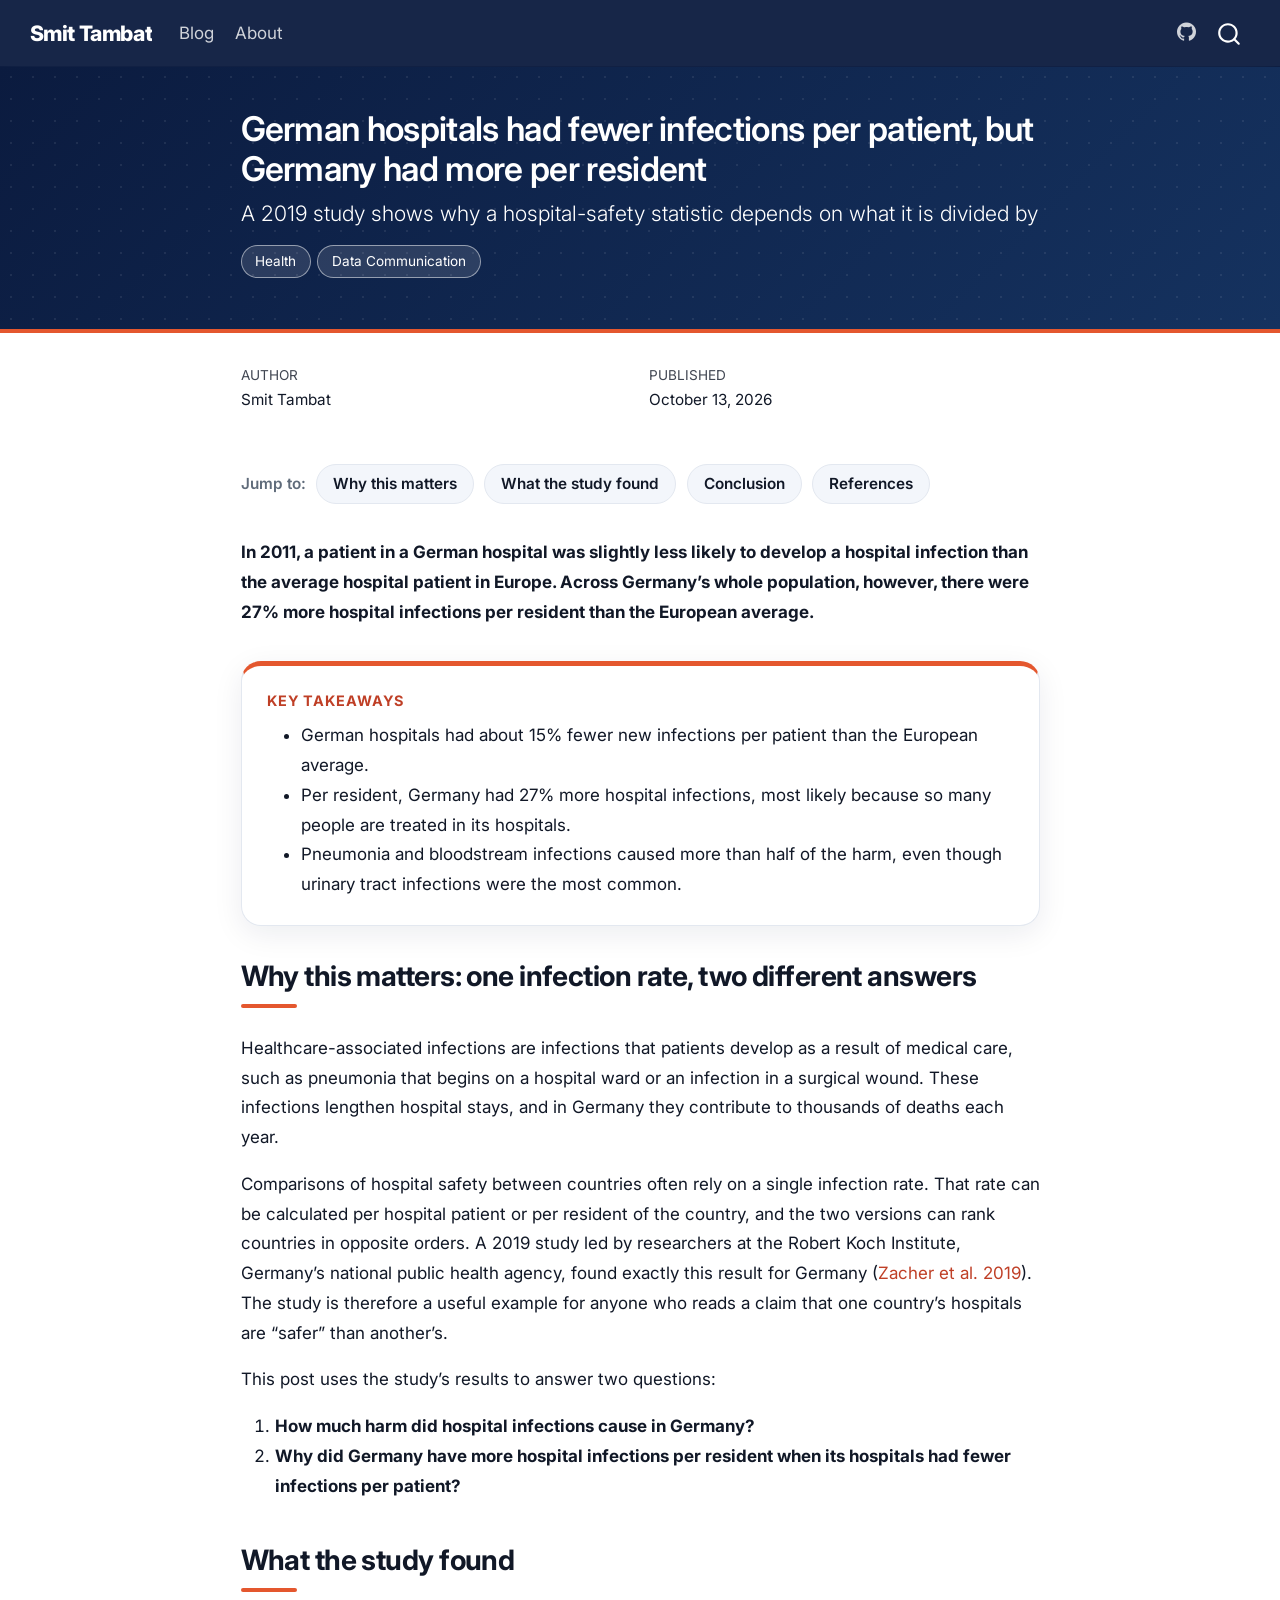
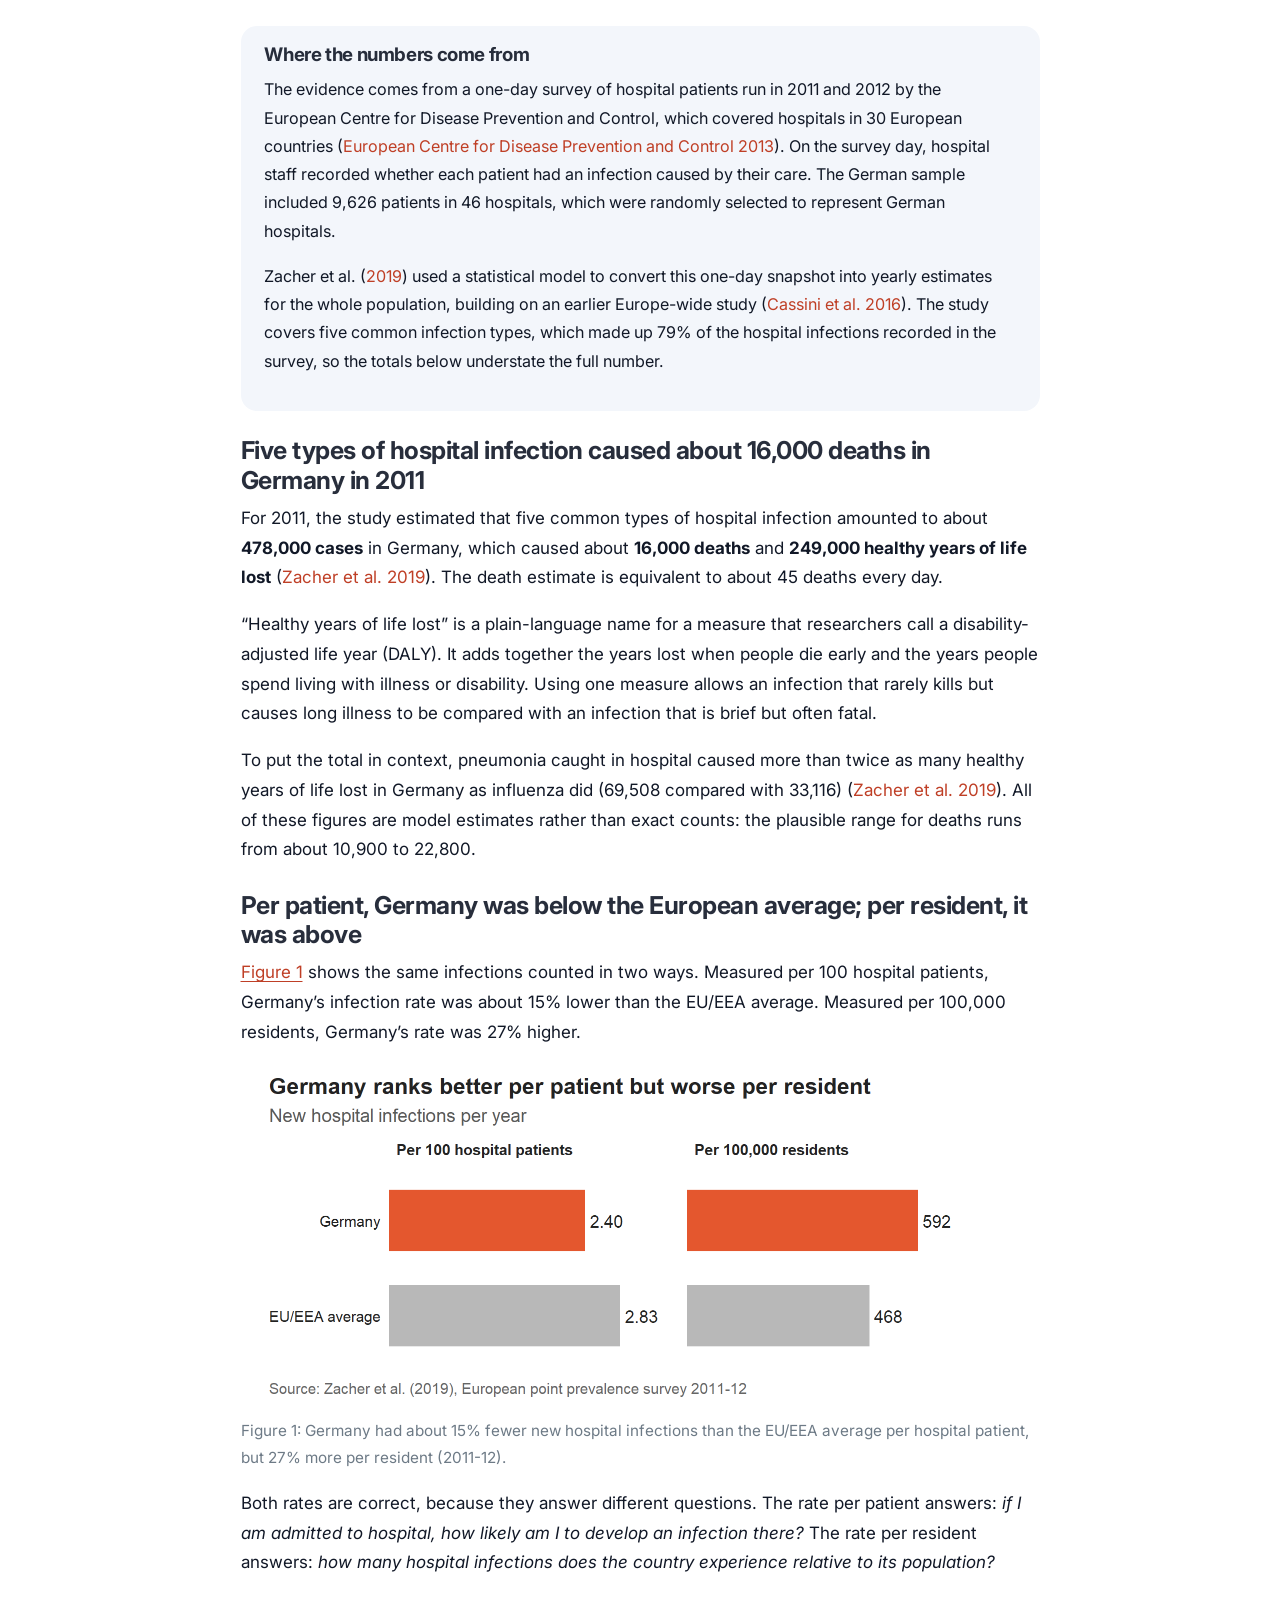
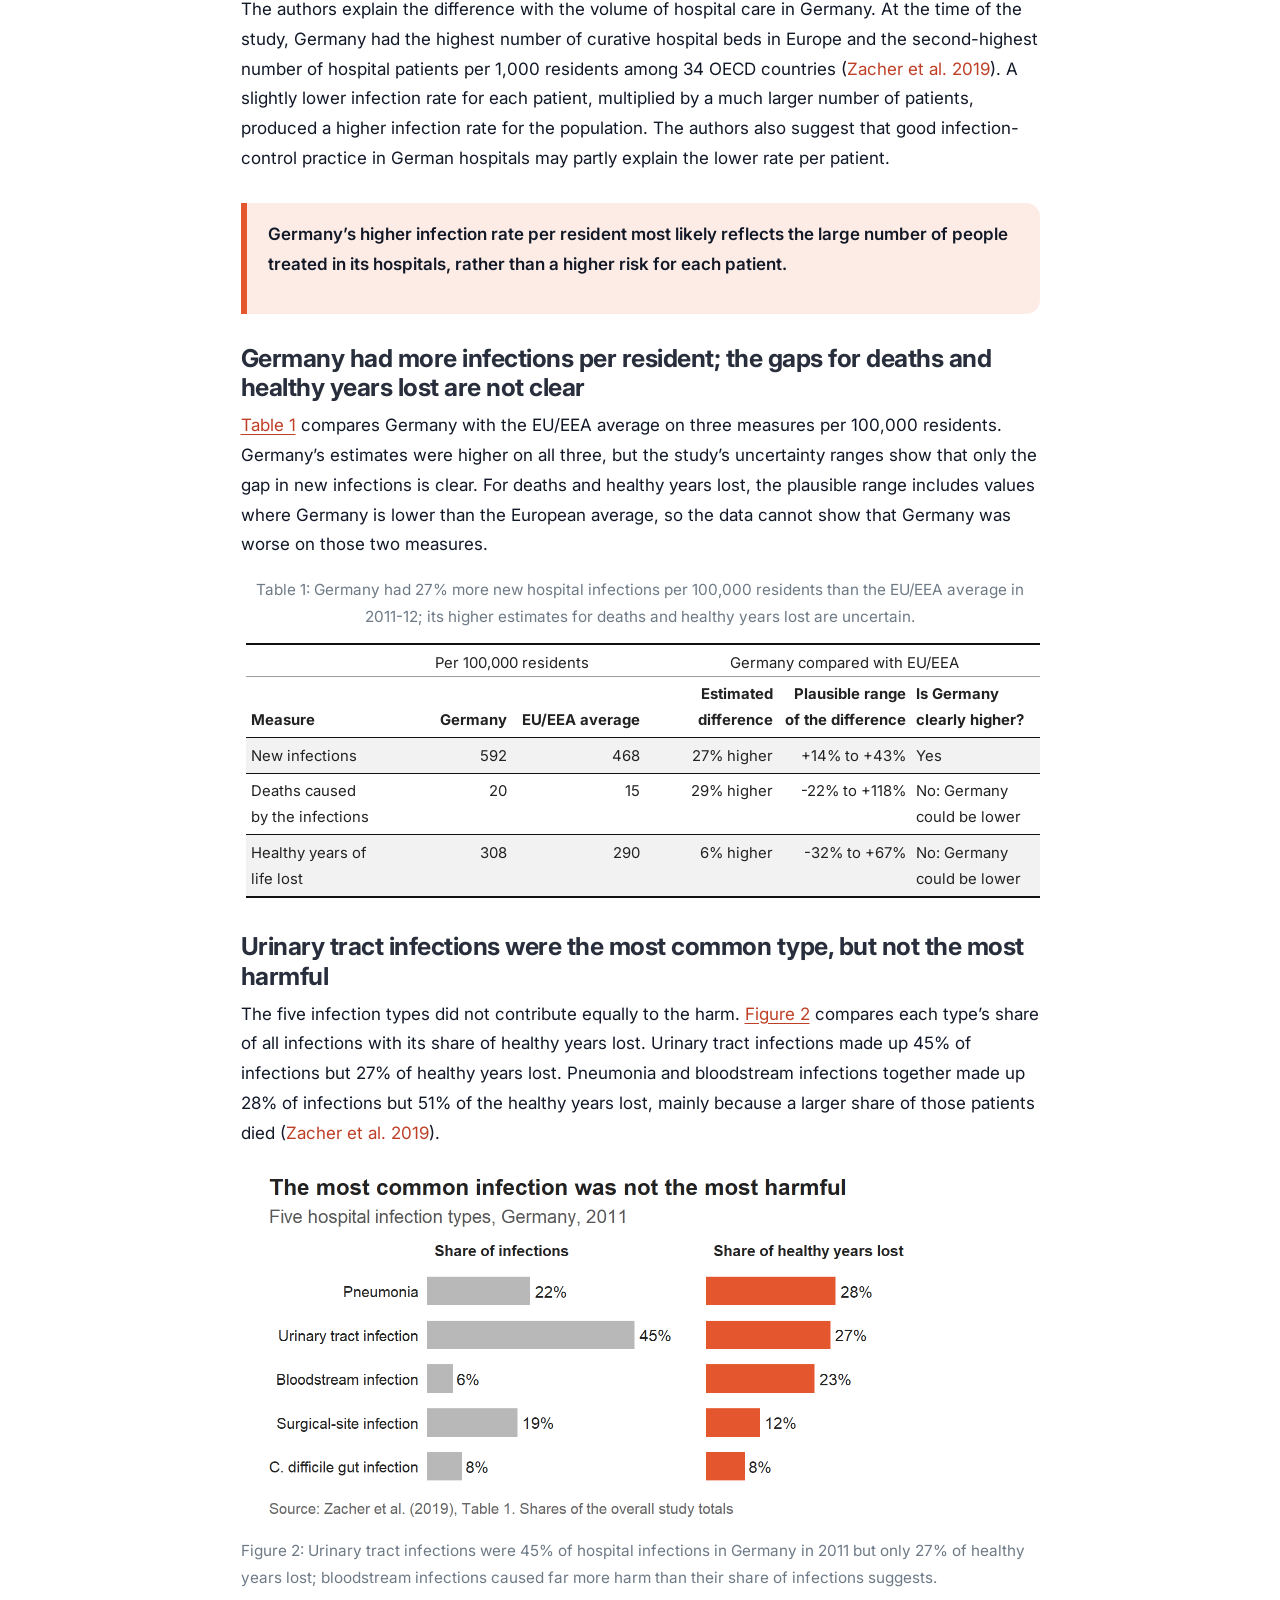
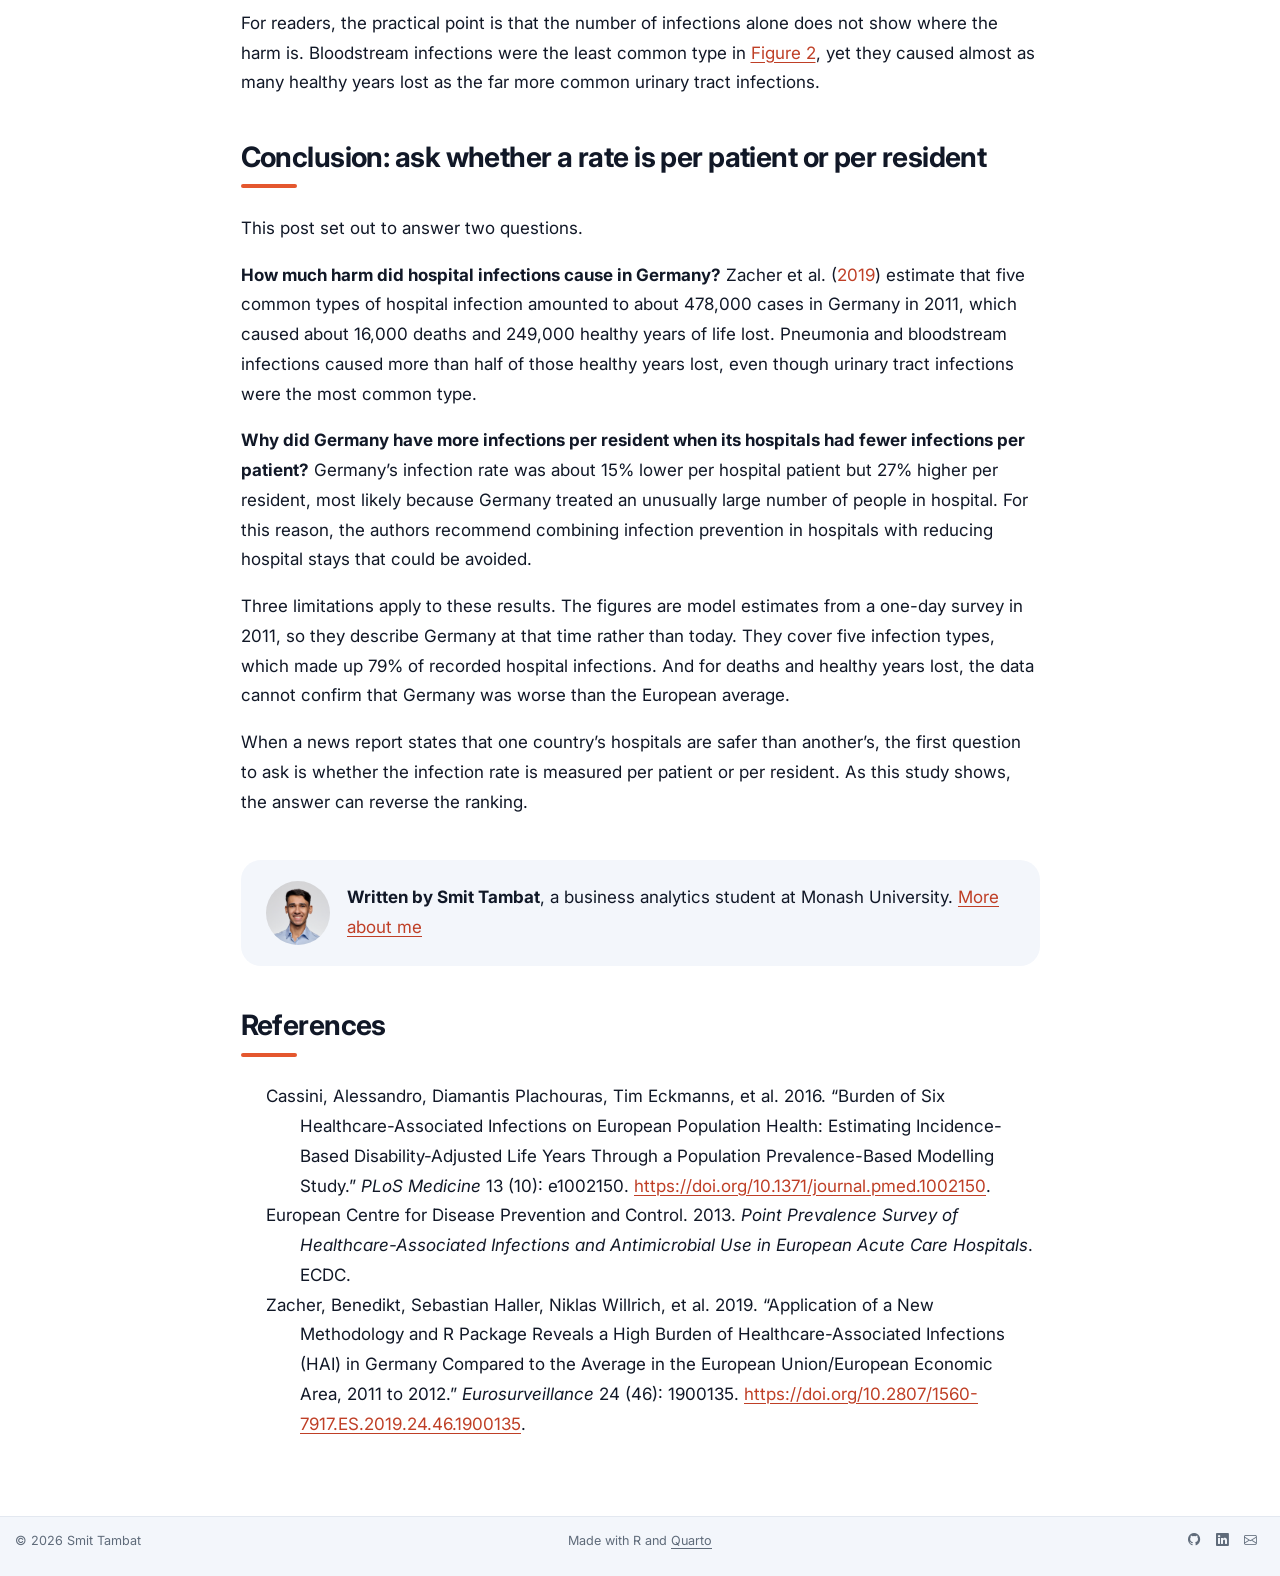
<file: docs/posts/hai-germany/index.html>
<!DOCTYPE html>
<html xmlns="http://www.w3.org/1999/xhtml" lang="en" xml:lang="en"><head>

<meta charset="utf-8">
<meta name="generator" content="quarto-1.9.31">

<meta name="viewport" content="width=device-width, initial-scale=1.0, user-scalable=yes">

<meta name="author" content="Smit Tambat">
<meta name="dcterms.date" content="2026-10-13">

<title>German hospitals had fewer infections per patient, but Germany had more per resident</title>
<style>
/* Default styles provided by pandoc.
** See https://pandoc.org/MANUAL.html#variables-for-html for config info.
*/
code{white-space: pre-wrap;}
span.smallcaps{font-variant: small-caps;}
div.columns{display: flex; gap: min(4vw, 1.5em);}
div.column{flex: auto; overflow-x: auto;}
div.hanging-indent{margin-left: 1.5em; text-indent: -1.5em;}
ul.task-list{list-style: none;}
ul.task-list li input[type="checkbox"] {
  width: 0.8em;
  margin: 0 0.8em 0.2em -1em; /* quarto-specific, see https://github.com/quarto-dev/quarto-cli/issues/4556 */ 
  vertical-align: middle;
}
/* CSS for citations */
div.csl-bib-body { }
div.csl-entry {
  clear: both;
}
.hanging-indent div.csl-entry {
  margin-left:2em;
  text-indent:-2em;
}
div.csl-left-margin {
  min-width:2em;
  float:left;
}
div.csl-right-inline {
  margin-left:2em;
  padding-left:1em;
}
div.csl-indent {
  margin-left: 2em;
}</style>


<script src="../../site_libs/quarto-nav/quarto-nav.js"></script>
<script src="../../site_libs/quarto-nav/headroom.min.js"></script>
<script src="../../site_libs/clipboard/clipboard.min.js"></script>
<script src="../../site_libs/quarto-search/autocomplete.umd.js"></script>
<script src="../../site_libs/quarto-search/fuse.min.js"></script>
<script src="../../site_libs/quarto-search/quarto-search.js"></script>
<meta name="quarto:offset" content="../../">
<script src="../../site_libs/quarto-html/quarto.js" type="module"></script>
<script src="../../site_libs/quarto-html/tabsets/tabsets.js" type="module"></script>
<script src="../../site_libs/quarto-html/popper.min.js"></script>
<script src="../../site_libs/quarto-html/tippy.umd.min.js"></script>
<script src="../../site_libs/quarto-html/anchor.min.js"></script>
<link href="../../site_libs/quarto-html/tippy.css" rel="stylesheet">
<link href="../../site_libs/quarto-html/quarto-syntax-highlighting-7c69b197886ae2a34062761d21e44731.css" rel="stylesheet" id="quarto-text-highlighting-styles">
<script src="../../site_libs/bootstrap/bootstrap.min.js"></script>
<link href="../../site_libs/bootstrap/bootstrap-icons.css" rel="stylesheet">
<link href="../../site_libs/bootstrap/bootstrap-9e49ac3822fed6fd882019c8cfb1ea48.min.css" rel="stylesheet" append-hash="true" id="quarto-bootstrap" data-mode="light">
<script id="quarto-search-options" type="application/json">{
  "location": "navbar",
  "copy-button": false,
  "collapse-after": 3,
  "panel-placement": "end",
  "type": "overlay",
  "limit": 50,
  "keyboard-shortcut": [
    "f",
    "/",
    "s"
  ],
  "show-item-context": false,
  "language": {
    "search-no-results-text": "No results",
    "search-matching-documents-text": "matching documents",
    "search-copy-link-title": "Copy link to search",
    "search-hide-matches-text": "Hide additional matches",
    "search-more-match-text": "more match in this document",
    "search-more-matches-text": "more matches in this document",
    "search-clear-button-title": "Clear",
    "search-text-placeholder": "",
    "search-detached-cancel-button-title": "Cancel",
    "search-submit-button-title": "Submit",
    "search-label": "Search"
  }
}</script>
<style>html{ scroll-behavior: smooth; }</style>
<script src="../../site_libs/kePrint-0.0.1/kePrint.js"></script>

<link href="../../site_libs/lightable-0.0.1/lightable.css" rel="stylesheet">



<link rel="stylesheet" href="../../styles.css">
</head>

<body class="nav-fixed fullcontent quarto-light">

<div id="quarto-search-results"></div>
  <header id="quarto-header" class="headroom fixed-top quarto-banner">
    <nav class="navbar navbar-expand-lg " data-bs-theme="dark">
      <div class="navbar-container container-fluid">
      <div class="navbar-brand-container mx-auto">
    <a class="navbar-brand" href="../../index.html">
    <span class="navbar-title">Smit Tambat</span>
    </a>
  </div>
            <div id="quarto-search" class="" title="Search"></div>
          <button class="navbar-toggler" type="button" data-bs-toggle="collapse" data-bs-target="#navbarCollapse" aria-controls="navbarCollapse" role="menu" aria-expanded="false" aria-label="Toggle navigation" onclick="if (window.quartoToggleHeadroom) { window.quartoToggleHeadroom(); }">
  <span class="navbar-toggler-icon"></span>
</button>
          <div class="collapse navbar-collapse" id="navbarCollapse">
            <ul class="navbar-nav navbar-nav-scroll me-auto">
  <li class="nav-item">
    <a class="nav-link" href="../../index.html"> 
<span class="menu-text">Blog</span></a>
  </li>  
  <li class="nav-item">
    <a class="nav-link" href="../../about.html"> 
<span class="menu-text">About</span></a>
  </li>  
</ul>
            <ul class="navbar-nav navbar-nav-scroll ms-auto">
  <li class="nav-item compact">
    <a class="nav-link" href="https://github.com/tambatsmit"> <i class="bi bi-github" role="img" aria-label="Smit Tambat on GitHub">
</i> 
<span class="menu-text"></span></a>
  </li>  
</ul>
          </div> <!-- /navcollapse -->
            <div class="quarto-navbar-tools">
</div>
      </div> <!-- /container-fluid -->
    </nav>
</header>
<!-- content -->
<header id="title-block-header" class="quarto-title-block default page-columns page-full">
  <div class="quarto-title-banner page-columns page-full">
    <div class="quarto-title column-body">
      <h1 class="title">German hospitals had fewer infections per patient, but Germany had more per resident</h1>
            <p class="subtitle lead">A 2019 study shows why a hospital-safety statistic depends on what it is divided by</p>
                                <div class="quarto-categories">
                <div class="quarto-category">Health</div>
                <div class="quarto-category">Data Communication</div>
              </div>
                  </div>
  </div>
    
  
  <div class="quarto-title-meta">

      <div>
      <div class="quarto-title-meta-heading">Author</div>
      <div class="quarto-title-meta-contents">
               <p>Smit Tambat </p>
            </div>
    </div>
      
      <div>
      <div class="quarto-title-meta-heading">Published</div>
      <div class="quarto-title-meta-contents">
        <p class="date">October 13, 2026</p>
      </div>
    </div>
    
      
    </div>
    
  
  </header><div id="quarto-content" class="quarto-container page-columns page-rows-contents page-layout-article page-navbar">
<!-- sidebar -->
<!-- margin-sidebar -->
    
<!-- main -->
<main class="content quarto-banner-title-block" id="quarto-document-content">





<div class="jump-links">
<p><span class="jump-label">Jump to:</span> <a href="#why-this-matters">Why this matters</a> <a href="#what-the-study-found">What the study found</a> <a href="#conclusion">Conclusion</a> <a href="#references">References</a></p>
</div>
<p><strong>In 2011, a patient in a German hospital was slightly less likely to develop a hospital infection than the average hospital patient in Europe. Across Germany’s whole population, however, there were 27% more hospital infections per resident than the European average.</strong></p>
<div class="takeaways">
<p>Key takeaways</p>
<ul>
<li>German hospitals had about 15% fewer new infections per patient than the European average.</li>
<li>Per resident, Germany had 27% more hospital infections, most likely because so many people are treated in its hospitals.</li>
<li>Pneumonia and bloodstream infections caused more than half of the harm, even though urinary tract infections were the most common.</li>
</ul>
</div>
<section id="why-this-matters" class="level2">
<h2 class="anchored" data-anchor-id="why-this-matters">Why this matters: one infection rate, two different answers</h2>
<p>Healthcare-associated infections are infections that patients develop as a result of medical care, such as pneumonia that begins on a hospital ward or an infection in a surgical wound. These infections lengthen hospital stays, and in Germany they contribute to thousands of deaths each year.</p>
<p>Comparisons of hospital safety between countries often rely on a single infection rate. That rate can be calculated per hospital patient or per resident of the country, and the two versions can rank countries in opposite orders. A 2019 study led by researchers at the Robert Koch Institute, Germany’s national public health agency, found exactly this result for Germany <span class="citation" data-cites="zacher2019">(<a href="#ref-zacher2019" role="doc-biblioref">Zacher et al. 2019</a>)</span>. The study is therefore a useful example for anyone who reads a claim that one country’s hospitals are “safer” than another’s.</p>
<p>This post uses the study’s results to answer two questions:</p>
<ol type="1">
<li><strong>How much harm did hospital infections cause in Germany?</strong></li>
<li><strong>Why did Germany have more hospital infections per resident when its hospitals had fewer infections per patient?</strong></li>
</ol>
</section>
<section id="what-the-study-found" class="level2">
<h2 class="anchored" data-anchor-id="what-the-study-found">What the study found</h2>
<section id="where-the-numbers-come-from" class="level3 methods-note">
<h3 class="anchored" data-anchor-id="where-the-numbers-come-from">Where the numbers come from</h3>
<p>The evidence comes from a one-day survey of hospital patients run in 2011 and 2012 by the European Centre for Disease Prevention and Control, which covered hospitals in 30 European countries <span class="citation" data-cites="ecdc2013">(<a href="#ref-ecdc2013" role="doc-biblioref">European Centre for Disease Prevention and Control 2013</a>)</span>. On the survey day, hospital staff recorded whether each patient had an infection caused by their care. The German sample included 9,626 patients in 46 hospitals, which were randomly selected to represent German hospitals.</p>
<p>Zacher et al. <span class="citation" data-cites="zacher2019">(<a href="#ref-zacher2019" role="doc-biblioref">2019</a>)</span> used a statistical model to convert this one-day snapshot into yearly estimates for the whole population, building on an earlier Europe-wide study <span class="citation" data-cites="cassini2016">(<a href="#ref-cassini2016" role="doc-biblioref"><span class="nocase">Cassini et al.</span> 2016</a>)</span>. The study covers five common infection types, which made up 79% of the hospital infections recorded in the survey, so the totals below understate the full number.</p>
</section>
<section id="five-types-of-hospital-infection-caused-about-16000-deaths-in-germany-in-2011" class="level3">
<h3 class="anchored" data-anchor-id="five-types-of-hospital-infection-caused-about-16000-deaths-in-germany-in-2011">Five types of hospital infection caused about 16,000 deaths in Germany in 2011</h3>
<p>For 2011, the study estimated that five common types of hospital infection amounted to about <strong>478,000 cases</strong> in Germany, which caused about <strong>16,000 deaths</strong> and <strong>249,000 healthy years of life lost</strong> <span class="citation" data-cites="zacher2019">(<a href="#ref-zacher2019" role="doc-biblioref">Zacher et al. 2019</a>)</span>. The death estimate is equivalent to about 45 deaths every day.</p>
<p>“Healthy years of life lost” is a plain-language name for a measure that researchers call a disability-adjusted life year (DALY). It adds together the years lost when people die early and the years people spend living with illness or disability. Using one measure allows an infection that rarely kills but causes long illness to be compared with an infection that is brief but often fatal.</p>
<p>To put the total in context, pneumonia caught in hospital caused more than twice as many healthy years of life lost in Germany as influenza did (69,508 compared with 33,116) <span class="citation" data-cites="zacher2019">(<a href="#ref-zacher2019" role="doc-biblioref">Zacher et al. 2019</a>)</span>. All of these figures are model estimates rather than exact counts: the plausible range for deaths runs from about 10,900 to 22,800.</p>
</section>
<section id="per-patient-germany-was-below-the-european-average-per-resident-it-was-above" class="level3">
<h3 class="anchored" data-anchor-id="per-patient-germany-was-below-the-european-average-per-resident-it-was-above">Per patient, Germany was below the European average; per resident, it was above</h3>
<p><a href="#fig-flip" class="quarto-xref">Figure&nbsp;1</a> shows the same infections counted in two ways. Measured per 100 hospital patients, Germany’s infection rate was about 15% lower than the EU/EEA average. Measured per 100,000 residents, Germany’s rate was 27% higher.</p>
<div class="cell">
<div class="cell-output-display">
<div id="fig-flip" class="quarto-float quarto-figure quarto-figure-center anchored" alt="Two bar charts side by side. Left panel, new hospital infections per 100 hospital patients: Germany 2.40, EU/EEA average 2.83. Right panel, new hospital infections per 100,000 residents: Germany 592, EU/EEA average 468. Germany's bars are orange and the EU/EEA bars are grey.">
<figure class="quarto-float quarto-float-fig figure">
<div aria-describedby="fig-flip-caption-0ceaefa1-69ba-4598-a22c-09a6ac19f8ca">
<img src="index_files/figure-html/fig-flip-1.png" class="img-fluid figure-img" alt="Two bar charts side by side. Left panel, new hospital infections per 100 hospital patients: Germany 2.40, EU/EEA average 2.83. Right panel, new hospital infections per 100,000 residents: Germany 592, EU/EEA average 468. Germany's bars are orange and the EU/EEA bars are grey." width="768">
</div>
<figcaption class="quarto-float-caption-bottom quarto-float-caption quarto-float-fig" id="fig-flip-caption-0ceaefa1-69ba-4598-a22c-09a6ac19f8ca">
Figure&nbsp;1: Germany had about 15% fewer new hospital infections than the EU/EEA average per hospital patient, but 27% more per resident (2011-12).
</figcaption>
</figure>
</div>
</div>
</div>
<p>Both rates are correct, because they answer different questions. The rate per patient answers: <em>if I am admitted to hospital, how likely am I to develop an infection there?</em> The rate per resident answers: <em>how many hospital infections does the country experience relative to its population?</em></p>
<p>The authors explain the difference with the volume of hospital care in Germany. At the time of the study, Germany had the highest number of curative hospital beds in Europe and the second-highest number of hospital patients per 1,000 residents among 34 OECD countries <span class="citation" data-cites="zacher2019">(<a href="#ref-zacher2019" role="doc-biblioref">Zacher et al. 2019</a>)</span>. A slightly lower infection rate for each patient, multiplied by a much larger number of patients, produced a higher infection rate for the population. The authors also suggest that good infection-control practice in German hospitals may partly explain the lower rate per patient.</p>
<div class="finding">
<p>Germany’s higher infection rate per resident most likely reflects the large number of people treated in its hospitals, rather than a higher risk for each patient.</p>
</div>
</section>
<section id="germany-had-more-infections-per-resident-the-gaps-for-deaths-and-healthy-years-lost-are-not-clear" class="level3">
<h3 class="anchored" data-anchor-id="germany-had-more-infections-per-resident-the-gaps-for-deaths-and-healthy-years-lost-are-not-clear">Germany had more infections per resident; the gaps for deaths and healthy years lost are not clear</h3>
<p><a href="#tbl-burden" class="quarto-xref">Table&nbsp;1</a> compares Germany with the EU/EEA average on three measures per 100,000 residents. Germany’s estimates were higher on all three, but the study’s uncertainty ranges show that only the gap in new infections is clear. For deaths and healthy years lost, the plausible range includes values where Germany is lower than the European average, so the data cannot show that Germany was worse on those two measures.</p>
<div class="cell">
<div id="tbl-burden" class="cell quarto-float quarto-figure quarto-figure-center anchored">
<figure class="quarto-float quarto-float-tbl figure">
<figcaption class="quarto-float-caption-top quarto-float-caption quarto-float-tbl" id="tbl-burden-caption-0ceaefa1-69ba-4598-a22c-09a6ac19f8ca">
Table&nbsp;1: Germany had 27% more new hospital infections per 100,000 residents than the EU/EEA average in 2011-12; its higher estimates for deaths and healthy years lost are uncertain.
</figcaption>
<div aria-describedby="tbl-burden-caption-0ceaefa1-69ba-4598-a22c-09a6ac19f8ca">
<div class="cell-output-display">
<table class="lightable-classic cell caption-top table table-sm table-striped small">
<colgroup>
<col style="width: 16%">
<col style="width: 16%">
<col style="width: 16%">
<col style="width: 16%">
<col style="width: 16%">
<col style="width: 16%">
</colgroup>
<thead>
<tr class="header">
<th data-quarto-table-cell-role="th" style="text-align: left; empty-cells: hide;"></th>
<th colspan="2" data-quarto-table-cell-role="th" style="text-align: center; padding-bottom: 0; padding-left: 3px; padding-right: 3px;"><div style="border-bottom: 1px solid #111111; margin-bottom: -1px; ">
Per 100,000 residents
</div></th>
<th colspan="3" data-quarto-table-cell-role="th" style="text-align: center; padding-bottom: 0; padding-left: 3px; padding-right: 3px;"><div style="border-bottom: 1px solid #111111; margin-bottom: -1px; ">
Germany compared with EU/EEA
</div></th>
</tr>
<tr class="even">
<th data-quarto-table-cell-role="th" style="text-align: left; font-weight: bold;">Measure</th>
<th data-quarto-table-cell-role="th" style="text-align: right; font-weight: bold;">Germany</th>
<th data-quarto-table-cell-role="th" style="text-align: right; font-weight: bold;">EU/EEA average</th>
<th data-quarto-table-cell-role="th" style="text-align: right; font-weight: bold;">Estimated difference</th>
<th data-quarto-table-cell-role="th" style="text-align: right; font-weight: bold;">Plausible range of the difference</th>
<th data-quarto-table-cell-role="th" style="text-align: left; font-weight: bold;">Is Germany clearly higher?</th>
</tr>
</thead>
<tbody>
<tr class="odd">
<td style="text-align: left;">New infections</td>
<td style="text-align: right;">592</td>
<td style="text-align: right;">468</td>
<td style="text-align: right;">27% higher</td>
<td style="text-align: right;">+14% to +43%</td>
<td style="text-align: left;">Yes</td>
</tr>
<tr class="even">
<td style="text-align: left;">Deaths caused by the infections</td>
<td style="text-align: right;">20</td>
<td style="text-align: right;">15</td>
<td style="text-align: right;">29% higher</td>
<td style="text-align: right;">-22% to +118%</td>
<td style="text-align: left;">No: Germany could be lower</td>
</tr>
<tr class="odd">
<td style="text-align: left;">Healthy years of life lost</td>
<td style="text-align: right;">308</td>
<td style="text-align: right;">290</td>
<td style="text-align: right;">6% higher</td>
<td style="text-align: right;">-32% to +67%</td>
<td style="text-align: left;">No: Germany could be lower</td>
</tr>
</tbody>
</table>
</div>
</div>
</figure>
</div>
</div>
</section>
<section id="urinary-tract-infections-were-the-most-common-type-but-not-the-most-harmful" class="level3">
<h3 class="anchored" data-anchor-id="urinary-tract-infections-were-the-most-common-type-but-not-the-most-harmful">Urinary tract infections were the most common type, but not the most harmful</h3>
<p>The five infection types did not contribute equally to the harm. <a href="#fig-share" class="quarto-xref">Figure&nbsp;2</a> compares each type’s share of all infections with its share of healthy years lost. Urinary tract infections made up 45% of infections but 27% of healthy years lost. Pneumonia and bloodstream infections together made up 28% of infections but 51% of the healthy years lost, mainly because a larger share of those patients died <span class="citation" data-cites="zacher2019">(<a href="#ref-zacher2019" role="doc-biblioref">Zacher et al. 2019</a>)</span>.</p>
<div class="cell">
<div class="cell-output-display">
<div id="fig-share" class="quarto-float quarto-figure quarto-figure-center anchored" alt="Two bar charts side by side comparing five infection types. Share of infections: urinary tract 45%, pneumonia 22%, surgical-site 19%, C. difficile 8%, bloodstream 6%. Share of healthy years lost: pneumonia 28%, urinary tract 27%, bloodstream 23%, surgical-site 12%, C. difficile 8%.">
<figure class="quarto-float quarto-float-fig figure">
<div aria-describedby="fig-share-caption-0ceaefa1-69ba-4598-a22c-09a6ac19f8ca">
<img src="index_files/figure-html/fig-share-1.png" class="img-fluid figure-img" alt="Two bar charts side by side comparing five infection types. Share of infections: urinary tract 45%, pneumonia 22%, surgical-site 19%, C. difficile 8%, bloodstream 6%. Share of healthy years lost: pneumonia 28%, urinary tract 27%, bloodstream 23%, surgical-site 12%, C. difficile 8%." width="768">
</div>
<figcaption class="quarto-float-caption-bottom quarto-float-caption quarto-float-fig" id="fig-share-caption-0ceaefa1-69ba-4598-a22c-09a6ac19f8ca">
Figure&nbsp;2: Urinary tract infections were 45% of hospital infections in Germany in 2011 but only 27% of healthy years lost; bloodstream infections caused far more harm than their share of infections suggests.
</figcaption>
</figure>
</div>
</div>
</div>
<p>For readers, the practical point is that the number of infections alone does not show where the harm is. Bloodstream infections were the least common type in <a href="#fig-share" class="quarto-xref">Figure&nbsp;2</a>, yet they caused almost as many healthy years lost as the far more common urinary tract infections.</p>
</section>
</section>
<section id="conclusion" class="level2">
<h2 class="anchored" data-anchor-id="conclusion">Conclusion: ask whether a rate is per patient or per resident</h2>
<p>This post set out to answer two questions.</p>
<p><strong>How much harm did hospital infections cause in Germany?</strong> Zacher et al. <span class="citation" data-cites="zacher2019">(<a href="#ref-zacher2019" role="doc-biblioref">2019</a>)</span> estimate that five common types of hospital infection amounted to about 478,000 cases in Germany in 2011, which caused about 16,000 deaths and 249,000 healthy years of life lost. Pneumonia and bloodstream infections caused more than half of those healthy years lost, even though urinary tract infections were the most common type.</p>
<p><strong>Why did Germany have more infections per resident when its hospitals had fewer infections per patient?</strong> Germany’s infection rate was about 15% lower per hospital patient but 27% higher per resident, most likely because Germany treated an unusually large number of people in hospital. For this reason, the authors recommend combining infection prevention in hospitals with reducing hospital stays that could be avoided.</p>
<p>Three limitations apply to these results. The figures are model estimates from a one-day survey in 2011, so they describe Germany at that time rather than today. They cover five infection types, which made up 79% of recorded hospital infections. And for deaths and healthy years lost, the data cannot confirm that Germany was worse than the European average.</p>
<p>When a news report states that one country’s hospitals are safer than another’s, the first question to ask is whether the infection rate is measured per patient or per resident. As this study shows, the answer can reverse the ranking.</p>
<div class="author-box">
<p><img src="../../profile.jpg" class="author-avatar" alt="Photo of Smit Tambat"></p>
<p><strong>Written by Smit Tambat</strong>, a business analytics student at Monash University. <a href="../../about.html">More about me</a></p>
</div>
</section>
<section id="references" class="level2">
<h2 class="anchored" data-anchor-id="references">References</h2>
<div id="refs" class="references csl-bib-body hanging-indent" role="list">
<div id="ref-cassini2016" class="csl-entry" role="listitem">
<span class="nocase">Cassini, Alessandro, Diamantis Plachouras, Tim Eckmanns, et al.</span> 2016. <span>“Burden of Six Healthcare-Associated Infections on <span>European</span> Population Health: Estimating Incidence-Based Disability-Adjusted Life Years Through a Population Prevalence-Based Modelling Study.”</span> <em>PLoS Medicine</em> 13 (10): e1002150. <a href="https://doi.org/10.1371/journal.pmed.1002150">https://doi.org/10.1371/journal.pmed.1002150</a>.
</div>
<div id="ref-ecdc2013" class="csl-entry" role="listitem">
European Centre for Disease Prevention and Control. 2013. <em>Point Prevalence Survey of Healthcare-Associated Infections and Antimicrobial Use in <span>European</span> Acute Care Hospitals</em>. ECDC.
</div>
<div id="ref-zacher2019" class="csl-entry" role="listitem">
Zacher, Benedikt, Sebastian Haller, Niklas Willrich, et al. 2019. <span>“Application of a New Methodology and <span>R</span> Package Reveals a High Burden of Healthcare-Associated Infections (<span>HAI</span>) in <span>Germany</span> Compared to the Average in the <span>European Union/European Economic Area</span>, 2011 to 2012.”</span> <em>Eurosurveillance</em> 24 (46): 1900135. <a href="https://doi.org/10.2807/1560-7917.ES.2019.24.46.1900135">https://doi.org/10.2807/1560-7917.ES.2019.24.46.1900135</a>.
</div>
</div>


</section>

<a onclick="window.scrollTo(0, 0); return false;" role="button" id="quarto-back-to-top"><i class="bi bi-arrow-up"></i> Back to top</a></main> <!-- /main -->
<script id="quarto-html-after-body" type="application/javascript">
  window.document.addEventListener("DOMContentLoaded", function (event) {
    const icon = "";
    const anchorJS = new window.AnchorJS();
    anchorJS.options = {
      placement: 'right',
      icon: icon
    };
    anchorJS.add('.anchored');
    const isCodeAnnotation = (el) => {
      for (const clz of el.classList) {
        if (clz.startsWith('code-annotation-')) {                     
          return true;
        }
      }
      return false;
    }
    const onCopySuccess = function(e) {
      // button target
      const button = e.trigger;
      // don't keep focus
      button.blur();
      // flash "checked"
      button.classList.add('code-copy-button-checked');
      var currentTitle = button.getAttribute("title");
      button.setAttribute("title", "Copied!");
      let tooltip;
      if (window.bootstrap) {
        button.setAttribute("data-bs-toggle", "tooltip");
        button.setAttribute("data-bs-placement", "left");
        button.setAttribute("data-bs-title", "Copied!");
        tooltip = new bootstrap.Tooltip(button, 
          { trigger: "manual", 
            customClass: "code-copy-button-tooltip",
            offset: [0, -8]});
        tooltip.show();    
      }
      setTimeout(function() {
        if (tooltip) {
          tooltip.hide();
          button.removeAttribute("data-bs-title");
          button.removeAttribute("data-bs-toggle");
          button.removeAttribute("data-bs-placement");
        }
        button.setAttribute("title", currentTitle);
        button.classList.remove('code-copy-button-checked');
      }, 1000);
      // clear code selection
      e.clearSelection();
    }
    const getTextToCopy = function(trigger) {
      const outerScaffold = trigger.parentElement.cloneNode(true);
      const codeEl = outerScaffold.querySelector('code');
      for (const childEl of codeEl.children) {
        if (isCodeAnnotation(childEl)) {
          childEl.remove();
        }
      }
      return codeEl.innerText;
    }
    const clipboard = new window.ClipboardJS('.code-copy-button:not([data-in-quarto-modal])', {
      text: getTextToCopy
    });
    clipboard.on('success', onCopySuccess);
    if (window.document.getElementById('quarto-embedded-source-code-modal')) {
      const clipboardModal = new window.ClipboardJS('.code-copy-button[data-in-quarto-modal]', {
        text: getTextToCopy,
        container: window.document.getElementById('quarto-embedded-source-code-modal')
      });
      clipboardModal.on('success', onCopySuccess);
    }
      var localhostRegex = new RegExp(/^(?:http|https):\/\/localhost\:?[0-9]*\//);
      var mailtoRegex = new RegExp(/^mailto:/);
        var filterRegex = new RegExp('/' + window.location.host + '/');
      var isInternal = (href) => {
          return filterRegex.test(href) || localhostRegex.test(href) || mailtoRegex.test(href);
      }
      // Inspect non-navigation links and adorn them if external
     var links = window.document.querySelectorAll('a[href]:not(.nav-link):not(.navbar-brand):not(.toc-action):not(.sidebar-link):not(.sidebar-item-toggle):not(.pagination-link):not(.no-external):not([aria-hidden]):not(.dropdown-item):not(.quarto-navigation-tool):not(.about-link)');
      for (var i=0; i<links.length; i++) {
        const link = links[i];
        if (!isInternal(link.href)) {
          // undo the damage that might have been done by quarto-nav.js in the case of
          // links that we want to consider external
          if (link.dataset.originalHref !== undefined) {
            link.href = link.dataset.originalHref;
          }
        }
      }
    function tippyHover(el, contentFn, onTriggerFn, onUntriggerFn) {
      const config = {
        allowHTML: true,
        maxWidth: 500,
        delay: 100,
        arrow: false,
        appendTo: function(el) {
            return el.parentElement;
        },
        interactive: true,
        interactiveBorder: 10,
        theme: 'quarto',
        placement: 'bottom-start',
      };
      if (contentFn) {
        config.content = contentFn;
      }
      if (onTriggerFn) {
        config.onTrigger = onTriggerFn;
      }
      if (onUntriggerFn) {
        config.onUntrigger = onUntriggerFn;
      }
      window.tippy(el, config); 
    }
    const noterefs = window.document.querySelectorAll('a[role="doc-noteref"]');
    for (var i=0; i<noterefs.length; i++) {
      const ref = noterefs[i];
      tippyHover(ref, function() {
        // use id or data attribute instead here
        let href = ref.getAttribute('data-footnote-href') || ref.getAttribute('href');
        try { href = new URL(href).hash; } catch {}
        const id = href.replace(/^#\/?/, "");
        const note = window.document.getElementById(id);
        if (note) {
          return note.innerHTML;
        } else {
          return "";
        }
      });
    }
    const xrefs = window.document.querySelectorAll('a.quarto-xref');
    const processXRef = (id, note) => {
      // Strip column container classes
      const stripColumnClz = (el) => {
        el.classList.remove("page-full", "page-columns");
        if (el.children) {
          for (const child of el.children) {
            stripColumnClz(child);
          }
        }
      }
      stripColumnClz(note)
      if (id === null || id.startsWith('sec-')) {
        // Special case sections, only their first couple elements
        const container = document.createElement("div");
        if (note.children && note.children.length > 2) {
          container.appendChild(note.children[0].cloneNode(true));
          for (let i = 1; i < note.children.length; i++) {
            const child = note.children[i];
            if (child.tagName === "P" && child.innerText === "") {
              continue;
            } else {
              container.appendChild(child.cloneNode(true));
              break;
            }
          }
          if (window.Quarto?.typesetMath) {
            window.Quarto.typesetMath(container);
          }
          return container.innerHTML
        } else {
          if (window.Quarto?.typesetMath) {
            window.Quarto.typesetMath(note);
          }
          return note.innerHTML;
        }
      } else {
        // Remove any anchor links if they are present
        const anchorLink = note.querySelector('a.anchorjs-link');
        if (anchorLink) {
          anchorLink.remove();
        }
        if (window.Quarto?.typesetMath) {
          window.Quarto.typesetMath(note);
        }
        if (note.classList.contains("callout")) {
          return note.outerHTML;
        } else {
          return note.innerHTML;
        }
      }
    }
    for (var i=0; i<xrefs.length; i++) {
      const xref = xrefs[i];
      tippyHover(xref, undefined, function(instance) {
        instance.disable();
        let url = xref.getAttribute('href');
        let hash = undefined; 
        if (url.startsWith('#')) {
          hash = url;
        } else {
          try { hash = new URL(url).hash; } catch {}
        }
        if (hash) {
          const id = hash.replace(/^#\/?/, "");
          const note = window.document.getElementById(id);
          if (note !== null) {
            try {
              const html = processXRef(id, note.cloneNode(true));
              instance.setContent(html);
            } finally {
              instance.enable();
              instance.show();
            }
          } else {
            // See if we can fetch this
            fetch(url.split('#')[0])
            .then(res => res.text())
            .then(html => {
              const parser = new DOMParser();
              const htmlDoc = parser.parseFromString(html, "text/html");
              const note = htmlDoc.getElementById(id);
              if (note !== null) {
                const html = processXRef(id, note);
                instance.setContent(html);
              } 
            }).finally(() => {
              instance.enable();
              instance.show();
            });
          }
        } else {
          // See if we can fetch a full url (with no hash to target)
          // This is a special case and we should probably do some content thinning / targeting
          fetch(url)
          .then(res => res.text())
          .then(html => {
            const parser = new DOMParser();
            const htmlDoc = parser.parseFromString(html, "text/html");
            const note = htmlDoc.querySelector('main.content');
            if (note !== null) {
              // This should only happen for chapter cross references
              // (since there is no id in the URL)
              // remove the first header
              if (note.children.length > 0 && note.children[0].tagName === "HEADER") {
                note.children[0].remove();
              }
              const html = processXRef(null, note);
              instance.setContent(html);
            } 
          }).finally(() => {
            instance.enable();
            instance.show();
          });
        }
      }, function(instance) {
      });
    }
        let selectedAnnoteEl;
        const selectorForAnnotation = ( cell, annotation) => {
          let cellAttr = 'data-code-cell="' + cell + '"';
          let lineAttr = 'data-code-annotation="' +  annotation + '"';
          const selector = 'span[' + cellAttr + '][' + lineAttr + ']';
          return selector;
        }
        const selectCodeLines = (annoteEl) => {
          const doc = window.document;
          const targetCell = annoteEl.getAttribute("data-target-cell");
          const targetAnnotation = annoteEl.getAttribute("data-target-annotation");
          const annoteSpan = window.document.querySelector(selectorForAnnotation(targetCell, targetAnnotation));
          const lines = annoteSpan.getAttribute("data-code-lines").split(",");
          const lineIds = lines.map((line) => {
            return targetCell + "-" + line;
          })
          let top = null;
          let height = null;
          let parent = null;
          if (lineIds.length > 0) {
              //compute the position of the single el (top and bottom and make a div)
              const el = window.document.getElementById(lineIds[0]);
              top = el.offsetTop;
              height = el.offsetHeight;
              parent = el.parentElement.parentElement;
            if (lineIds.length > 1) {
              const lastEl = window.document.getElementById(lineIds[lineIds.length - 1]);
              const bottom = lastEl.offsetTop + lastEl.offsetHeight;
              height = bottom - top;
            }
            if (top !== null && height !== null && parent !== null) {
              // cook up a div (if necessary) and position it 
              let div = window.document.getElementById("code-annotation-line-highlight");
              if (div === null) {
                div = window.document.createElement("div");
                div.setAttribute("id", "code-annotation-line-highlight");
                div.style.position = 'absolute';
                parent.appendChild(div);
              }
              div.style.top = top - 2 + "px";
              div.style.height = height + 4 + "px";
              div.style.left = 0;
              let gutterDiv = window.document.getElementById("code-annotation-line-highlight-gutter");
              if (gutterDiv === null) {
                gutterDiv = window.document.createElement("div");
                gutterDiv.setAttribute("id", "code-annotation-line-highlight-gutter");
                gutterDiv.style.position = 'absolute';
                const codeCell = window.document.getElementById(targetCell);
                const gutter = codeCell.querySelector('.code-annotation-gutter');
                gutter.appendChild(gutterDiv);
              }
              gutterDiv.style.top = top - 2 + "px";
              gutterDiv.style.height = height + 4 + "px";
            }
            selectedAnnoteEl = annoteEl;
          }
        };
        const unselectCodeLines = () => {
          const elementsIds = ["code-annotation-line-highlight", "code-annotation-line-highlight-gutter"];
          elementsIds.forEach((elId) => {
            const div = window.document.getElementById(elId);
            if (div) {
              div.remove();
            }
          });
          selectedAnnoteEl = undefined;
        };
          // Handle positioning of the toggle
      window.addEventListener(
        "resize",
        throttle(() => {
          elRect = undefined;
          if (selectedAnnoteEl) {
            selectCodeLines(selectedAnnoteEl);
          }
        }, 10)
      );
      function throttle(fn, ms) {
      let throttle = false;
      let timer;
        return (...args) => {
          if(!throttle) { // first call gets through
              fn.apply(this, args);
              throttle = true;
          } else { // all the others get throttled
              if(timer) clearTimeout(timer); // cancel #2
              timer = setTimeout(() => {
                fn.apply(this, args);
                timer = throttle = false;
              }, ms);
          }
        };
      }
        // Attach click handler to the DT
        const annoteDls = window.document.querySelectorAll('dt[data-target-cell]');
        for (const annoteDlNode of annoteDls) {
          annoteDlNode.addEventListener('click', (event) => {
            const clickedEl = event.target;
            if (clickedEl !== selectedAnnoteEl) {
              unselectCodeLines();
              const activeEl = window.document.querySelector('dt[data-target-cell].code-annotation-active');
              if (activeEl) {
                activeEl.classList.remove('code-annotation-active');
              }
              selectCodeLines(clickedEl);
              clickedEl.classList.add('code-annotation-active');
            } else {
              // Unselect the line
              unselectCodeLines();
              clickedEl.classList.remove('code-annotation-active');
            }
          });
        }
    const findCites = (el) => {
      const parentEl = el.parentElement;
      if (parentEl) {
        const cites = parentEl.dataset.cites;
        if (cites) {
          return {
            el,
            cites: cites.split(' ')
          };
        } else {
          return findCites(el.parentElement)
        }
      } else {
        return undefined;
      }
    };
    var bibliorefs = window.document.querySelectorAll('a[role="doc-biblioref"]');
    for (var i=0; i<bibliorefs.length; i++) {
      const ref = bibliorefs[i];
      const citeInfo = findCites(ref);
      if (citeInfo) {
        tippyHover(citeInfo.el, function() {
          var popup = window.document.createElement('div');
          citeInfo.cites.forEach(function(cite) {
            var citeDiv = window.document.createElement('div');
            citeDiv.classList.add('hanging-indent');
            citeDiv.classList.add('csl-entry');
            var biblioDiv = window.document.getElementById('ref-' + cite);
            if (biblioDiv) {
              citeDiv.innerHTML = biblioDiv.innerHTML;
            }
            popup.appendChild(citeDiv);
          });
          return popup.innerHTML;
        });
      }
    }
  });
  </script>
</div> <!-- /content -->
<footer class="footer">
  <div class="nav-footer">
    <div class="nav-footer-left">
<p>© 2026 Smit Tambat</p>
</div>   
    <div class="nav-footer-center">
<p>Made with R and <a href="https://quarto.org">Quarto</a></p>
</div>
    <div class="nav-footer-right">
      <ul class="footer-items list-unstyled">
    <li class="nav-item compact">
    <a class="nav-link" href="https://github.com/tambatsmit">
      <i class="bi bi-github" role="img" aria-label="GitHub">
</i> 
    </a>
  </li>  
    <li class="nav-item compact">
    <a class="nav-link" href="https://www.linkedin.com/in/smit-tambat-9073b6206/">
      <i class="bi bi-linkedin" role="img" aria-label="LinkedIn">
</i> 
    </a>
  </li>  
    <li class="nav-item compact">
    <a class="nav-link" href="mailto:tambat.smit@gmail.com">
      <i class="bi bi-envelope" role="img" aria-label="Email">
</i> 
    </a>
  </li>  
</ul>
    </div>
  </div>
</footer>




<script src="../../site_libs/quarto-html/zenscroll-min.js"></script>
</body></html>
</file>
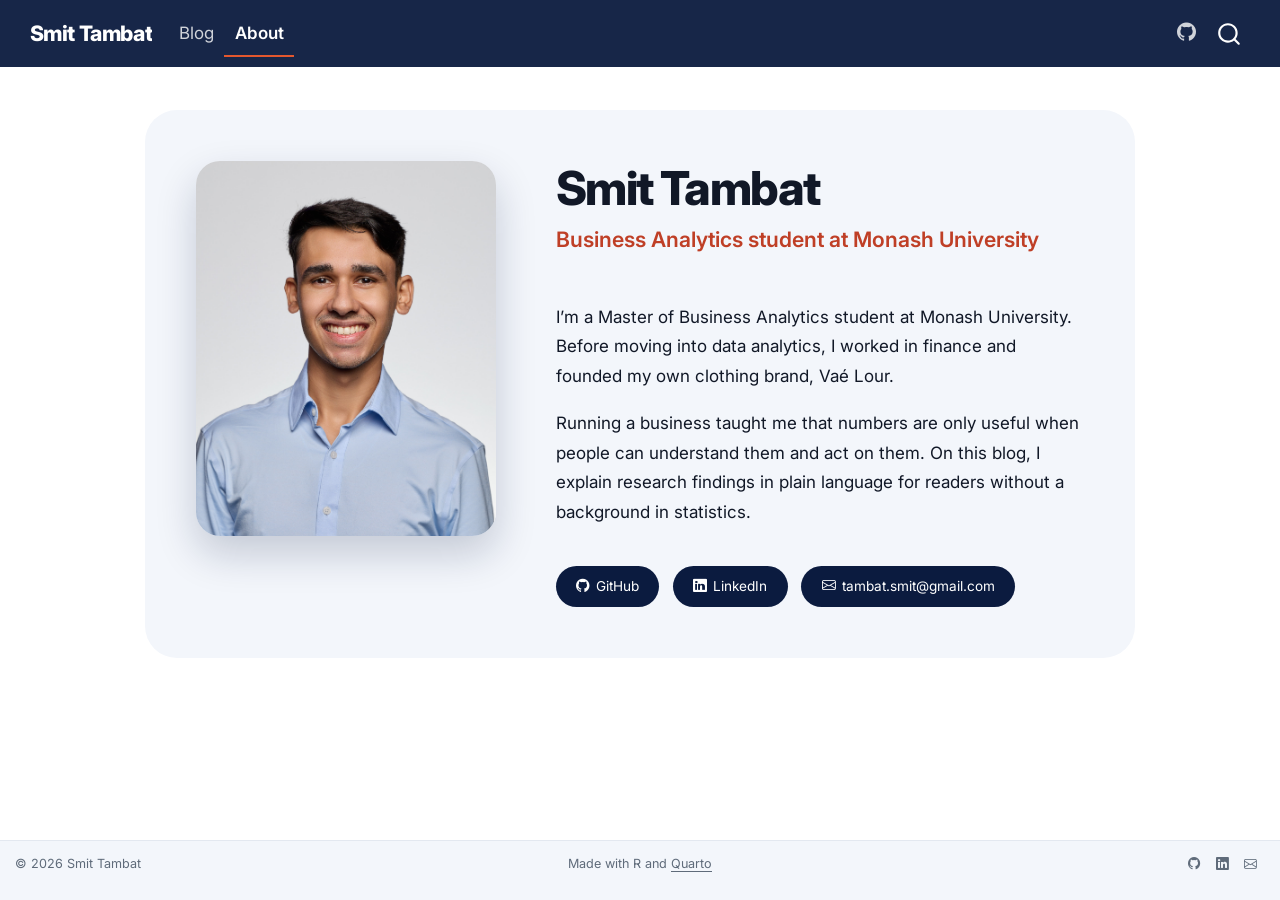
<file: docs/about.html>
<!DOCTYPE html>
<html xmlns="http://www.w3.org/1999/xhtml" lang="en" xml:lang="en"><head>

<meta charset="utf-8">
<meta name="generator" content="quarto-1.9.31">

<meta name="viewport" content="width=device-width, initial-scale=1.0, user-scalable=yes">


<title>Smit Tambat</title>
<style>
/* Default styles provided by pandoc.
** See https://pandoc.org/MANUAL.html#variables-for-html for config info.
*/
code{white-space: pre-wrap;}
span.smallcaps{font-variant: small-caps;}
div.columns{display: flex; gap: min(4vw, 1.5em);}
div.column{flex: auto; overflow-x: auto;}
div.hanging-indent{margin-left: 1.5em; text-indent: -1.5em;}
ul.task-list{list-style: none;}
ul.task-list li input[type="checkbox"] {
  width: 0.8em;
  margin: 0 0.8em 0.2em -1em; /* quarto-specific, see https://github.com/quarto-dev/quarto-cli/issues/4556 */ 
  vertical-align: middle;
}
</style>


<script src="site_libs/quarto-nav/quarto-nav.js"></script>
<script src="site_libs/quarto-nav/headroom.min.js"></script>
<script src="site_libs/clipboard/clipboard.min.js"></script>
<script src="site_libs/quarto-search/autocomplete.umd.js"></script>
<script src="site_libs/quarto-search/fuse.min.js"></script>
<script src="site_libs/quarto-search/quarto-search.js"></script>
<meta name="quarto:offset" content="./">
<script src="site_libs/quarto-html/quarto.js" type="module"></script>
<script src="site_libs/quarto-html/tabsets/tabsets.js" type="module"></script>
<script src="site_libs/quarto-html/popper.min.js"></script>
<script src="site_libs/quarto-html/tippy.umd.min.js"></script>
<link href="site_libs/quarto-html/tippy.css" rel="stylesheet">
<link href="site_libs/quarto-html/quarto-syntax-highlighting-7c69b197886ae2a34062761d21e44731.css" rel="stylesheet" id="quarto-text-highlighting-styles">
<script src="site_libs/bootstrap/bootstrap.min.js"></script>
<link href="site_libs/bootstrap/bootstrap-icons.css" rel="stylesheet">
<link href="site_libs/bootstrap/bootstrap-9e49ac3822fed6fd882019c8cfb1ea48.min.css" rel="stylesheet" append-hash="true" id="quarto-bootstrap" data-mode="light">
<script id="quarto-search-options" type="application/json">{
  "location": "navbar",
  "copy-button": false,
  "collapse-after": 3,
  "panel-placement": "end",
  "type": "overlay",
  "limit": 50,
  "keyboard-shortcut": [
    "f",
    "/",
    "s"
  ],
  "show-item-context": false,
  "language": {
    "search-no-results-text": "No results",
    "search-matching-documents-text": "matching documents",
    "search-copy-link-title": "Copy link to search",
    "search-hide-matches-text": "Hide additional matches",
    "search-more-match-text": "more match in this document",
    "search-more-matches-text": "more matches in this document",
    "search-clear-button-title": "Clear",
    "search-text-placeholder": "",
    "search-detached-cancel-button-title": "Cancel",
    "search-submit-button-title": "Submit",
    "search-label": "Search"
  }
}</script>
<style>html{ scroll-behavior: smooth; }</style>


<link rel="stylesheet" href="styles.css">
</head>

<body class="nav-fixed fullcontent quarto-light">

<div id="quarto-search-results"></div>
  <header id="quarto-header" class="headroom fixed-top">
    <nav class="navbar navbar-expand-lg " data-bs-theme="dark">
      <div class="navbar-container container-fluid">
      <div class="navbar-brand-container mx-auto">
    <a class="navbar-brand" href="./index.html">
    <span class="navbar-title">Smit Tambat</span>
    </a>
  </div>
            <div id="quarto-search" class="" title="Search"></div>
          <button class="navbar-toggler" type="button" data-bs-toggle="collapse" data-bs-target="#navbarCollapse" aria-controls="navbarCollapse" role="menu" aria-expanded="false" aria-label="Toggle navigation" onclick="if (window.quartoToggleHeadroom) { window.quartoToggleHeadroom(); }">
  <span class="navbar-toggler-icon"></span>
</button>
          <div class="collapse navbar-collapse" id="navbarCollapse">
            <ul class="navbar-nav navbar-nav-scroll me-auto">
  <li class="nav-item">
    <a class="nav-link" href="./index.html"> 
<span class="menu-text">Blog</span></a>
  </li>  
  <li class="nav-item">
    <a class="nav-link active" href="./about.html" aria-current="page"> 
<span class="menu-text">About</span></a>
  </li>  
</ul>
            <ul class="navbar-nav navbar-nav-scroll ms-auto">
  <li class="nav-item compact">
    <a class="nav-link" href="https://github.com/tambatsmit"> <i class="bi bi-github" role="img" aria-label="Smit Tambat on GitHub">
</i> 
<span class="menu-text"></span></a>
  </li>  
</ul>
          </div> <!-- /navcollapse -->
            <div class="quarto-navbar-tools">
</div>
      </div> <!-- /container-fluid -->
    </nav>
</header>
<!-- content -->
<div id="quarto-content" class="quarto-container page-columns page-rows-contents page-layout-article page-navbar">
<!-- sidebar -->
<!-- margin-sidebar -->
    
<!-- main -->
<div class="quarto-about-jolla">
  <img src="profile.jpg" class="about-image
  rounded " style="width: 16em;">
 <header id="title-block-header" class="quarto-title-block default">
<div class="quarto-title">
<h1 class="title">Smit Tambat</h1>
<p class="subtitle lead">Business Analytics student at Monash University</p>
</div>
<div class="quarto-title-meta">
  </div>
</header><main class="content" id="quarto-document-content">
<p>I’m a Master of Business Analytics student at Monash University. Before moving into data analytics, I worked in finance and founded my own clothing brand, Vaé Lour.</p>
<p>Running a business taught me that numbers are only useful when people can understand them and act on them. On this blog, I explain research findings in plain language for readers without a background in statistics.</p>


<a onclick="window.scrollTo(0, 0); return false;" role="button" id="quarto-back-to-top"><i class="bi bi-arrow-up"></i> Back to top</a></main> 
  <hr class="about-sep">
   <div class="about-links">
  <a href="https://github.com/tambatsmit" class="about-link" rel="" target="">
    <i class="bi bi-github"></i>
     <span class="about-link-text">GitHub</span>
  </a>
  <a href="https://www.linkedin.com/in/smit-tambat-9073b6206/" class="about-link" rel="" target="">
    <i class="bi bi-linkedin"></i>
     <span class="about-link-text">LinkedIn</span>
  </a>
  <a href="mailto:tambat.smit@gmail.com" class="about-link" rel="" target="">
    <i class="bi bi-envelope"></i>
     <span class="about-link-text">tambat.smit@gmail.com</span>
  </a>
</div>
</div>
 <!-- /main -->
<script id="quarto-html-after-body" type="application/javascript">
  window.document.addEventListener("DOMContentLoaded", function (event) {
    const isCodeAnnotation = (el) => {
      for (const clz of el.classList) {
        if (clz.startsWith('code-annotation-')) {                     
          return true;
        }
      }
      return false;
    }
    const onCopySuccess = function(e) {
      // button target
      const button = e.trigger;
      // don't keep focus
      button.blur();
      // flash "checked"
      button.classList.add('code-copy-button-checked');
      var currentTitle = button.getAttribute("title");
      button.setAttribute("title", "Copied!");
      let tooltip;
      if (window.bootstrap) {
        button.setAttribute("data-bs-toggle", "tooltip");
        button.setAttribute("data-bs-placement", "left");
        button.setAttribute("data-bs-title", "Copied!");
        tooltip = new bootstrap.Tooltip(button, 
          { trigger: "manual", 
            customClass: "code-copy-button-tooltip",
            offset: [0, -8]});
        tooltip.show();    
      }
      setTimeout(function() {
        if (tooltip) {
          tooltip.hide();
          button.removeAttribute("data-bs-title");
          button.removeAttribute("data-bs-toggle");
          button.removeAttribute("data-bs-placement");
        }
        button.setAttribute("title", currentTitle);
        button.classList.remove('code-copy-button-checked');
      }, 1000);
      // clear code selection
      e.clearSelection();
    }
    const getTextToCopy = function(trigger) {
      const outerScaffold = trigger.parentElement.cloneNode(true);
      const codeEl = outerScaffold.querySelector('code');
      for (const childEl of codeEl.children) {
        if (isCodeAnnotation(childEl)) {
          childEl.remove();
        }
      }
      return codeEl.innerText;
    }
    const clipboard = new window.ClipboardJS('.code-copy-button:not([data-in-quarto-modal])', {
      text: getTextToCopy
    });
    clipboard.on('success', onCopySuccess);
    if (window.document.getElementById('quarto-embedded-source-code-modal')) {
      const clipboardModal = new window.ClipboardJS('.code-copy-button[data-in-quarto-modal]', {
        text: getTextToCopy,
        container: window.document.getElementById('quarto-embedded-source-code-modal')
      });
      clipboardModal.on('success', onCopySuccess);
    }
      var localhostRegex = new RegExp(/^(?:http|https):\/\/localhost\:?[0-9]*\//);
      var mailtoRegex = new RegExp(/^mailto:/);
        var filterRegex = new RegExp('/' + window.location.host + '/');
      var isInternal = (href) => {
          return filterRegex.test(href) || localhostRegex.test(href) || mailtoRegex.test(href);
      }
      // Inspect non-navigation links and adorn them if external
     var links = window.document.querySelectorAll('a[href]:not(.nav-link):not(.navbar-brand):not(.toc-action):not(.sidebar-link):not(.sidebar-item-toggle):not(.pagination-link):not(.no-external):not([aria-hidden]):not(.dropdown-item):not(.quarto-navigation-tool):not(.about-link)');
      for (var i=0; i<links.length; i++) {
        const link = links[i];
        if (!isInternal(link.href)) {
          // undo the damage that might have been done by quarto-nav.js in the case of
          // links that we want to consider external
          if (link.dataset.originalHref !== undefined) {
            link.href = link.dataset.originalHref;
          }
        }
      }
    function tippyHover(el, contentFn, onTriggerFn, onUntriggerFn) {
      const config = {
        allowHTML: true,
        maxWidth: 500,
        delay: 100,
        arrow: false,
        appendTo: function(el) {
            return el.parentElement;
        },
        interactive: true,
        interactiveBorder: 10,
        theme: 'quarto',
        placement: 'bottom-start',
      };
      if (contentFn) {
        config.content = contentFn;
      }
      if (onTriggerFn) {
        config.onTrigger = onTriggerFn;
      }
      if (onUntriggerFn) {
        config.onUntrigger = onUntriggerFn;
      }
      window.tippy(el, config); 
    }
    const noterefs = window.document.querySelectorAll('a[role="doc-noteref"]');
    for (var i=0; i<noterefs.length; i++) {
      const ref = noterefs[i];
      tippyHover(ref, function() {
        // use id or data attribute instead here
        let href = ref.getAttribute('data-footnote-href') || ref.getAttribute('href');
        try { href = new URL(href).hash; } catch {}
        const id = href.replace(/^#\/?/, "");
        const note = window.document.getElementById(id);
        if (note) {
          return note.innerHTML;
        } else {
          return "";
        }
      });
    }
    const xrefs = window.document.querySelectorAll('a.quarto-xref');
    const processXRef = (id, note) => {
      // Strip column container classes
      const stripColumnClz = (el) => {
        el.classList.remove("page-full", "page-columns");
        if (el.children) {
          for (const child of el.children) {
            stripColumnClz(child);
          }
        }
      }
      stripColumnClz(note)
      if (id === null || id.startsWith('sec-')) {
        // Special case sections, only their first couple elements
        const container = document.createElement("div");
        if (note.children && note.children.length > 2) {
          container.appendChild(note.children[0].cloneNode(true));
          for (let i = 1; i < note.children.length; i++) {
            const child = note.children[i];
            if (child.tagName === "P" && child.innerText === "") {
              continue;
            } else {
              container.appendChild(child.cloneNode(true));
              break;
            }
          }
          if (window.Quarto?.typesetMath) {
            window.Quarto.typesetMath(container);
          }
          return container.innerHTML
        } else {
          if (window.Quarto?.typesetMath) {
            window.Quarto.typesetMath(note);
          }
          return note.innerHTML;
        }
      } else {
        // Remove any anchor links if they are present
        const anchorLink = note.querySelector('a.anchorjs-link');
        if (anchorLink) {
          anchorLink.remove();
        }
        if (window.Quarto?.typesetMath) {
          window.Quarto.typesetMath(note);
        }
        if (note.classList.contains("callout")) {
          return note.outerHTML;
        } else {
          return note.innerHTML;
        }
      }
    }
    for (var i=0; i<xrefs.length; i++) {
      const xref = xrefs[i];
      tippyHover(xref, undefined, function(instance) {
        instance.disable();
        let url = xref.getAttribute('href');
        let hash = undefined; 
        if (url.startsWith('#')) {
          hash = url;
        } else {
          try { hash = new URL(url).hash; } catch {}
        }
        if (hash) {
          const id = hash.replace(/^#\/?/, "");
          const note = window.document.getElementById(id);
          if (note !== null) {
            try {
              const html = processXRef(id, note.cloneNode(true));
              instance.setContent(html);
            } finally {
              instance.enable();
              instance.show();
            }
          } else {
            // See if we can fetch this
            fetch(url.split('#')[0])
            .then(res => res.text())
            .then(html => {
              const parser = new DOMParser();
              const htmlDoc = parser.parseFromString(html, "text/html");
              const note = htmlDoc.getElementById(id);
              if (note !== null) {
                const html = processXRef(id, note);
                instance.setContent(html);
              } 
            }).finally(() => {
              instance.enable();
              instance.show();
            });
          }
        } else {
          // See if we can fetch a full url (with no hash to target)
          // This is a special case and we should probably do some content thinning / targeting
          fetch(url)
          .then(res => res.text())
          .then(html => {
            const parser = new DOMParser();
            const htmlDoc = parser.parseFromString(html, "text/html");
            const note = htmlDoc.querySelector('main.content');
            if (note !== null) {
              // This should only happen for chapter cross references
              // (since there is no id in the URL)
              // remove the first header
              if (note.children.length > 0 && note.children[0].tagName === "HEADER") {
                note.children[0].remove();
              }
              const html = processXRef(null, note);
              instance.setContent(html);
            } 
          }).finally(() => {
            instance.enable();
            instance.show();
          });
        }
      }, function(instance) {
      });
    }
        let selectedAnnoteEl;
        const selectorForAnnotation = ( cell, annotation) => {
          let cellAttr = 'data-code-cell="' + cell + '"';
          let lineAttr = 'data-code-annotation="' +  annotation + '"';
          const selector = 'span[' + cellAttr + '][' + lineAttr + ']';
          return selector;
        }
        const selectCodeLines = (annoteEl) => {
          const doc = window.document;
          const targetCell = annoteEl.getAttribute("data-target-cell");
          const targetAnnotation = annoteEl.getAttribute("data-target-annotation");
          const annoteSpan = window.document.querySelector(selectorForAnnotation(targetCell, targetAnnotation));
          const lines = annoteSpan.getAttribute("data-code-lines").split(",");
          const lineIds = lines.map((line) => {
            return targetCell + "-" + line;
          })
          let top = null;
          let height = null;
          let parent = null;
          if (lineIds.length > 0) {
              //compute the position of the single el (top and bottom and make a div)
              const el = window.document.getElementById(lineIds[0]);
              top = el.offsetTop;
              height = el.offsetHeight;
              parent = el.parentElement.parentElement;
            if (lineIds.length > 1) {
              const lastEl = window.document.getElementById(lineIds[lineIds.length - 1]);
              const bottom = lastEl.offsetTop + lastEl.offsetHeight;
              height = bottom - top;
            }
            if (top !== null && height !== null && parent !== null) {
              // cook up a div (if necessary) and position it 
              let div = window.document.getElementById("code-annotation-line-highlight");
              if (div === null) {
                div = window.document.createElement("div");
                div.setAttribute("id", "code-annotation-line-highlight");
                div.style.position = 'absolute';
                parent.appendChild(div);
              }
              div.style.top = top - 2 + "px";
              div.style.height = height + 4 + "px";
              div.style.left = 0;
              let gutterDiv = window.document.getElementById("code-annotation-line-highlight-gutter");
              if (gutterDiv === null) {
                gutterDiv = window.document.createElement("div");
                gutterDiv.setAttribute("id", "code-annotation-line-highlight-gutter");
                gutterDiv.style.position = 'absolute';
                const codeCell = window.document.getElementById(targetCell);
                const gutter = codeCell.querySelector('.code-annotation-gutter');
                gutter.appendChild(gutterDiv);
              }
              gutterDiv.style.top = top - 2 + "px";
              gutterDiv.style.height = height + 4 + "px";
            }
            selectedAnnoteEl = annoteEl;
          }
        };
        const unselectCodeLines = () => {
          const elementsIds = ["code-annotation-line-highlight", "code-annotation-line-highlight-gutter"];
          elementsIds.forEach((elId) => {
            const div = window.document.getElementById(elId);
            if (div) {
              div.remove();
            }
          });
          selectedAnnoteEl = undefined;
        };
          // Handle positioning of the toggle
      window.addEventListener(
        "resize",
        throttle(() => {
          elRect = undefined;
          if (selectedAnnoteEl) {
            selectCodeLines(selectedAnnoteEl);
          }
        }, 10)
      );
      function throttle(fn, ms) {
      let throttle = false;
      let timer;
        return (...args) => {
          if(!throttle) { // first call gets through
              fn.apply(this, args);
              throttle = true;
          } else { // all the others get throttled
              if(timer) clearTimeout(timer); // cancel #2
              timer = setTimeout(() => {
                fn.apply(this, args);
                timer = throttle = false;
              }, ms);
          }
        };
      }
        // Attach click handler to the DT
        const annoteDls = window.document.querySelectorAll('dt[data-target-cell]');
        for (const annoteDlNode of annoteDls) {
          annoteDlNode.addEventListener('click', (event) => {
            const clickedEl = event.target;
            if (clickedEl !== selectedAnnoteEl) {
              unselectCodeLines();
              const activeEl = window.document.querySelector('dt[data-target-cell].code-annotation-active');
              if (activeEl) {
                activeEl.classList.remove('code-annotation-active');
              }
              selectCodeLines(clickedEl);
              clickedEl.classList.add('code-annotation-active');
            } else {
              // Unselect the line
              unselectCodeLines();
              clickedEl.classList.remove('code-annotation-active');
            }
          });
        }
    const findCites = (el) => {
      const parentEl = el.parentElement;
      if (parentEl) {
        const cites = parentEl.dataset.cites;
        if (cites) {
          return {
            el,
            cites: cites.split(' ')
          };
        } else {
          return findCites(el.parentElement)
        }
      } else {
        return undefined;
      }
    };
    var bibliorefs = window.document.querySelectorAll('a[role="doc-biblioref"]');
    for (var i=0; i<bibliorefs.length; i++) {
      const ref = bibliorefs[i];
      const citeInfo = findCites(ref);
      if (citeInfo) {
        tippyHover(citeInfo.el, function() {
          var popup = window.document.createElement('div');
          citeInfo.cites.forEach(function(cite) {
            var citeDiv = window.document.createElement('div');
            citeDiv.classList.add('hanging-indent');
            citeDiv.classList.add('csl-entry');
            var biblioDiv = window.document.getElementById('ref-' + cite);
            if (biblioDiv) {
              citeDiv.innerHTML = biblioDiv.innerHTML;
            }
            popup.appendChild(citeDiv);
          });
          return popup.innerHTML;
        });
      }
    }
  });
  </script>
</div> <!-- /content -->
<footer class="footer">
  <div class="nav-footer">
    <div class="nav-footer-left">
<p>© 2026 Smit Tambat</p>
</div>   
    <div class="nav-footer-center">
<p>Made with R and <a href="https://quarto.org">Quarto</a></p>
</div>
    <div class="nav-footer-right">
      <ul class="footer-items list-unstyled">
    <li class="nav-item compact">
    <a class="nav-link" href="https://github.com/tambatsmit">
      <i class="bi bi-github" role="img" aria-label="GitHub">
</i> 
    </a>
  </li>  
    <li class="nav-item compact">
    <a class="nav-link" href="https://www.linkedin.com/in/smit-tambat-9073b6206/">
      <i class="bi bi-linkedin" role="img" aria-label="LinkedIn">
</i> 
    </a>
  </li>  
    <li class="nav-item compact">
    <a class="nav-link" href="mailto:tambat.smit@gmail.com">
      <i class="bi bi-envelope" role="img" aria-label="Email">
</i> 
    </a>
  </li>  
</ul>
    </div>
  </div>
</footer>




<script src="site_libs/quarto-html/zenscroll-min.js"></script>
</body></html>
</file>
<file: docs/site_libs/quarto-html/tippy.css>
.tippy-box[data-animation=fade][data-state=hidden]{opacity:0}[data-tippy-root]{max-width:calc(100vw - 10px)}.tippy-box{position:relative;background-color:#333;color:#fff;border-radius:4px;font-size:14px;line-height:1.4;white-space:normal;outline:0;transition-property:transform,visibility,opacity}.tippy-box[data-placement^=top]>.tippy-arrow{bottom:0}.tippy-box[data-placement^=top]>.tippy-arrow:before{bottom:-7px;left:0;border-width:8px 8px 0;border-top-color:initial;transform-origin:center top}.tippy-box[data-placement^=bottom]>.tippy-arrow{top:0}.tippy-box[data-placement^=bottom]>.tippy-arrow:before{top:-7px;left:0;border-width:0 8px 8px;border-bottom-color:initial;transform-origin:center bottom}.tippy-box[data-placement^=left]>.tippy-arrow{right:0}.tippy-box[data-placement^=left]>.tippy-arrow:before{border-width:8px 0 8px 8px;border-left-color:initial;right:-7px;transform-origin:center left}.tippy-box[data-placement^=right]>.tippy-arrow{left:0}.tippy-box[data-placement^=right]>.tippy-arrow:before{left:-7px;border-width:8px 8px 8px 0;border-right-color:initial;transform-origin:center right}.tippy-box[data-inertia][data-state=visible]{transition-timing-function:cubic-bezier(.54,1.5,.38,1.11)}.tippy-arrow{width:16px;height:16px;color:#333}.tippy-arrow:before{content:"";position:absolute;border-color:transparent;border-style:solid}.tippy-content{position:relative;padding:5px 9px;z-index:1}
</file>
<file: docs/site_libs/quarto-html/quarto-syntax-highlighting-7c69b197886ae2a34062761d21e44731.css>
/* quarto syntax highlight colors */
:root {
  --quarto-hl-ot-color: #003B4F;
  --quarto-hl-at-color: #657422;
  --quarto-hl-ss-color: #20794D;
  --quarto-hl-an-color: #5E5E5E;
  --quarto-hl-fu-color: #4758AB;
  --quarto-hl-st-color: #20794D;
  --quarto-hl-cf-color: #003B4F;
  --quarto-hl-op-color: #5E5E5E;
  --quarto-hl-er-color: #AD0000;
  --quarto-hl-bn-color: #AD0000;
  --quarto-hl-al-color: #AD0000;
  --quarto-hl-va-color: #111111;
  --quarto-hl-bu-color: inherit;
  --quarto-hl-ex-color: inherit;
  --quarto-hl-pp-color: #AD0000;
  --quarto-hl-in-color: #5E5E5E;
  --quarto-hl-vs-color: #20794D;
  --quarto-hl-wa-color: #5E5E5E;
  --quarto-hl-do-color: #5E5E5E;
  --quarto-hl-im-color: #00769E;
  --quarto-hl-ch-color: #20794D;
  --quarto-hl-dt-color: #AD0000;
  --quarto-hl-fl-color: #AD0000;
  --quarto-hl-co-color: #5E5E5E;
  --quarto-hl-cv-color: #5E5E5E;
  --quarto-hl-cn-color: #8f5902;
  --quarto-hl-sc-color: #5E5E5E;
  --quarto-hl-dv-color: #AD0000;
  --quarto-hl-kw-color: #003B4F;
}

/* other quarto variables */
:root {
  --quarto-font-monospace: SFMono-Regular, Menlo, Monaco, Consolas, "Liberation Mono", "Courier New", monospace;
}

/* syntax highlight based on Pandoc's rules */
pre > code.sourceCode > span {
  color: #003B4F;
}

code.sourceCode > span {
  color: #003B4F;
}

div.sourceCode,
div.sourceCode pre.sourceCode {
  color: #003B4F;
}

/* Normal */
code span {
  color: #003B4F;
}

/* Alert */
code span.al {
  color: #AD0000;
  font-style: inherit;
}

/* Annotation */
code span.an {
  color: #5E5E5E;
  font-style: inherit;
}

/* Attribute */
code span.at {
  color: #657422;
  font-style: inherit;
}

/* BaseN */
code span.bn {
  color: #AD0000;
  font-style: inherit;
}

/* BuiltIn */
code span.bu {
  font-style: inherit;
}

/* ControlFlow */
code span.cf {
  color: #003B4F;
  font-weight: bold;
  font-style: inherit;
}

/* Char */
code span.ch {
  color: #20794D;
  font-style: inherit;
}

/* Constant */
code span.cn {
  color: #8f5902;
  font-style: inherit;
}

/* Comment */
code span.co {
  color: #5E5E5E;
  font-style: inherit;
}

/* CommentVar */
code span.cv {
  color: #5E5E5E;
  font-style: italic;
}

/* Documentation */
code span.do {
  color: #5E5E5E;
  font-style: italic;
}

/* DataType */
code span.dt {
  color: #AD0000;
  font-style: inherit;
}

/* DecVal */
code span.dv {
  color: #AD0000;
  font-style: inherit;
}

/* Error */
code span.er {
  color: #AD0000;
  font-style: inherit;
}

/* Extension */
code span.ex {
  font-style: inherit;
}

/* Float */
code span.fl {
  color: #AD0000;
  font-style: inherit;
}

/* Function */
code span.fu {
  color: #4758AB;
  font-style: inherit;
}

/* Import */
code span.im {
  color: #00769E;
  font-style: inherit;
}

/* Information */
code span.in {
  color: #5E5E5E;
  font-style: inherit;
}

/* Keyword */
code span.kw {
  color: #003B4F;
  font-weight: bold;
  font-style: inherit;
}

/* Operator */
code span.op {
  color: #5E5E5E;
  font-style: inherit;
}

/* Other */
code span.ot {
  color: #003B4F;
  font-style: inherit;
}

/* Preprocessor */
code span.pp {
  color: #AD0000;
  font-style: inherit;
}

/* SpecialChar */
code span.sc {
  color: #5E5E5E;
  font-style: inherit;
}

/* SpecialString */
code span.ss {
  color: #20794D;
  font-style: inherit;
}

/* String */
code span.st {
  color: #20794D;
  font-style: inherit;
}

/* Variable */
code span.va {
  color: #111111;
  font-style: inherit;
}

/* VerbatimString */
code span.vs {
  color: #20794D;
  font-style: inherit;
}

/* Warning */
code span.wa {
  color: #5E5E5E;
  font-style: italic;
}

.prevent-inlining {
  content: "</";
}

/*# sourceMappingURL=606289f1d48f6b05ba16068311e045b6.css.map */
</file>
<file: docs/site_libs/lightable-0.0.1/lightable.css>
/*!
 * lightable v0.0.1
 * Copyright 2020 Hao Zhu
 * Licensed under MIT (https://github.com/haozhu233/kableExtra/blob/master/LICENSE)
 */

.lightable-minimal {
  border-collapse: separate;
  border-spacing: 16px 1px;
  width: 100%;
  margin-bottom: 10px;
}

.lightable-minimal td {
  margin-left: 5px;
  margin-right: 5px;
}

.lightable-minimal th {
  margin-left: 5px;
  margin-right: 5px;
}

.lightable-minimal thead tr:last-child th {
  border-bottom: 2px solid #00000050;
  empty-cells: hide;

}

.lightable-minimal tbody tr:first-child td {
  padding-top: 0.5em;
}

.lightable-minimal.lightable-hover tbody tr:hover {
  background-color: #f5f5f5;
}

.lightable-minimal.lightable-striped tbody tr:nth-child(even) {
  background-color: #f5f5f5;
}

.lightable-classic {
  border-top: 0.16em solid #111111;
  border-bottom: 0.16em solid #111111;
  width: 100%;
  margin-bottom: 10px;
  margin: 10px 5px;
}

.lightable-classic tfoot tr td {
  border: 0;
}

.lightable-classic tfoot tr:first-child td {
  border-top: 0.14em solid #111111;
}

.lightable-classic caption {
  color: #222222;
}

.lightable-classic td {
  padding-left: 5px;
  padding-right: 5px;
  color: #222222;
}

.lightable-classic th {
  padding-left: 5px;
  padding-right: 5px;
  font-weight: normal;
  color: #222222;
}

.lightable-classic thead tr:last-child th {
  border-bottom: 0.10em solid #111111;
}

.lightable-classic.lightable-hover tbody tr:hover {
  background-color: #F9EEC1;
}

.lightable-classic.lightable-striped tbody tr:nth-child(even) {
  background-color: #f5f5f5;
}

.lightable-classic-2 {
  border-top: 3px double #111111;
  border-bottom: 3px double #111111;
  width: 100%;
  margin-bottom: 10px;
}

.lightable-classic-2 tfoot tr td {
  border: 0;
}

.lightable-classic-2 tfoot tr:first-child td {
  border-top: 3px double #111111;
}

.lightable-classic-2 caption {
  color: #222222;
}

.lightable-classic-2 td {
  padding-left: 5px;
  padding-right: 5px;
  color: #222222;
}

.lightable-classic-2 th {
  padding-left: 5px;
  padding-right: 5px;
  font-weight: normal;
  color: #222222;
}

.lightable-classic-2 tbody tr:last-child td {
  border-bottom: 3px double #111111;
}

.lightable-classic-2 thead tr:last-child th {
  border-bottom: 1px solid #111111;
}

.lightable-classic-2.lightable-hover tbody tr:hover {
  background-color: #F9EEC1;
}

.lightable-classic-2.lightable-striped tbody tr:nth-child(even) {
  background-color: #f5f5f5;
}

.lightable-material {
  min-width: 100%;
  white-space: nowrap;
  table-layout: fixed;
  font-family: Roboto, sans-serif;
  border: 1px solid #EEE;
  border-collapse: collapse;
  margin-bottom: 10px;
}

.lightable-material tfoot tr td {
  border: 0;
}

.lightable-material tfoot tr:first-child td {
  border-top: 1px solid #EEE;
}

.lightable-material th {
  height: 56px;
  padding-left: 16px;
  padding-right: 16px;
}

.lightable-material td {
  height: 52px;
  padding-left: 16px;
  padding-right: 16px;
  border-top: 1px solid #eeeeee;
}

.lightable-material.lightable-hover tbody tr:hover {
  background-color: #f5f5f5;
}

.lightable-material.lightable-striped tbody tr:nth-child(even) {
  background-color: #f5f5f5;
}

.lightable-material.lightable-striped tbody td {
  border: 0;
}

.lightable-material.lightable-striped thead tr:last-child th {
  border-bottom: 1px solid #ddd;
}

.lightable-material-dark {
  min-width: 100%;
  white-space: nowrap;
  table-layout: fixed;
  font-family: Roboto, sans-serif;
  border: 1px solid #FFFFFF12;
  border-collapse: collapse;
  margin-bottom: 10px;
  background-color: #363640;
}

.lightable-material-dark tfoot tr td {
  border: 0;
}

.lightable-material-dark tfoot tr:first-child td {
  border-top: 1px solid #FFFFFF12;
}

.lightable-material-dark th {
  height: 56px;
  padding-left: 16px;
  padding-right: 16px;
  color: #FFFFFF60;
}

.lightable-material-dark td {
  height: 52px;
  padding-left: 16px;
  padding-right: 16px;
  color: #FFFFFF;
  border-top: 1px solid #FFFFFF12;
}

.lightable-material-dark.lightable-hover tbody tr:hover {
  background-color: #FFFFFF12;
}

.lightable-material-dark.lightable-striped tbody tr:nth-child(even) {
  background-color: #FFFFFF12;
}

.lightable-material-dark.lightable-striped tbody td {
  border: 0;
}

.lightable-material-dark.lightable-striped thead tr:last-child th {
  border-bottom: 1px solid #FFFFFF12;
}

.lightable-paper {
  width: 100%;
  margin-bottom: 10px;
  color: #444;
}

.lightable-paper tfoot tr td {
  border: 0;
}

.lightable-paper tfoot tr:first-child td {
  border-top: 1px solid #00000020;
}

.lightable-paper thead tr:last-child th {
  color: #666;
  vertical-align: bottom;
  border-bottom: 1px solid #00000020;
  line-height: 1.15em;
  padding: 10px 5px;
}

.lightable-paper td {
  vertical-align: middle;
  border-bottom: 1px solid #00000010;
  line-height: 1.15em;
  padding: 7px 5px;
}

.lightable-paper.lightable-hover tbody tr:hover {
  background-color: #F9EEC1;
}

.lightable-paper.lightable-striped tbody tr:nth-child(even) {
  background-color: #00000008;
}

.lightable-paper.lightable-striped tbody td {
  border: 0;
}
</file>
<file: docs/styles.css>
@import url('https://fonts.googleapis.com/css2?family=Inter:wght@400;500;600;700;800&display=swap');

:root {
  --ink: #111827;
  --muted: #5F6B7A;
  --page: #FFFFFF;
  --soft: #F3F6FB;
  --line: #E3E8F0;
  --primary: #0B1B3F;
  --primary-2: #1E4FA8;
  --accent: #E4572E;
  --accent-strong: #C8442A;
  --accent-text: #BF3F26;
  --tint: #FDECE6;
}

body {
  background-color: var(--page);
  color: var(--ink);
  font-family: 'Inter', system-ui, -apple-system, sans-serif;
  line-height: 1.75;
  -webkit-font-smoothing: antialiased;
}

h1, h2, h3, .navbar-title, .listing-title {
  font-family: 'Inter', system-ui, -apple-system, sans-serif;
  font-weight: 700;
  letter-spacing: -0.02em;
}

h1, h2, h3 {
  color: var(--ink);
}

h2 {
  border-bottom: none;
  margin-top: 2.5rem;
  scroll-margin-top: 90px;
}

h2::after {
  content: "";
  display: block;
  width: 56px;
  height: 4px;
  border-radius: 2px;
  background-color: var(--accent);
  margin-top: 0.6rem;
}

a {
  color: var(--accent-text);
  text-underline-offset: 3px;
}

a:hover {
  color: var(--primary-2);
}

.navbar {
  background-color: rgba(11, 27, 63, 0.95) !important;
  backdrop-filter: saturate(180%) blur(16px);
  -webkit-backdrop-filter: saturate(180%) blur(16px);
}

.navbar-title {
  font-weight: 800;
}

.navbar .nav-link {
  color: rgba(255, 255, 255, 0.8) !important;
}

.navbar .nav-link:hover,
.navbar .nav-link.active {
  color: #FFFFFF !important;
}

.navbar .nav-link.active {
  font-weight: 600;
  box-shadow: inset 0 -2px 0 var(--accent);
}

.quarto-title-banner {
  background-color: var(--primary);
  background-image: radial-gradient(rgba(255, 255, 255, 0.08) 1px, transparent 1px),
    linear-gradient(135deg, var(--primary) 0%, #15325F 100%);
  background-size: 22px 22px, 100% 100%;
  border-bottom: 4px solid var(--accent);
}

.quarto-title-banner h1,
.quarto-title-banner .subtitle {
  color: #FFFFFF;
}

.quarto-title-banner .quarto-categories .quarto-category {
  background-color: rgba(255, 255, 255, 0.12);
  border: 1px solid rgba(255, 255, 255, 0.5);
  border-radius: 999px;
  color: #FFFFFF;
  opacity: 1;
  text-transform: none;
  font-size: 0.8rem;
  padding: 0.2rem 0.8rem;
}

.quarto-listing {
  margin-right: 0 !important;
}

div.quarto-post {
  display: grid;
  grid-template-columns: minmax(0, 1fr) 320px;
  grid-template-areas:
    "body thumb"
    "meta thumb";
  column-gap: 2.5rem;
  row-gap: 1rem;
  align-items: start;
  background-color: #FFFFFF;
  border: 1px solid var(--line) !important;
  border-radius: 24px;
  box-shadow: 0 8px 30px rgba(11, 27, 63, 0.08);
  padding: 2.25rem;
  margin-bottom: 1.5rem;
  transition: transform 0.2s ease, box-shadow 0.2s ease;
}

div.quarto-post:hover {
  transform: translateY(-4px);
  box-shadow: 0 18px 40px rgba(11, 27, 63, 0.14);
}

div.quarto-post .body {
  grid-area: body;
}

div.quarto-post .thumbnail {
  grid-area: thumb;
  background-color: var(--soft);
  border-radius: 18px;
  padding: 1rem;
}

div.quarto-post .thumbnail p {
  margin: 0;
}

div.quarto-post .thumbnail img {
  margin-top: 0;
  border-radius: 10px;
  background-color: #FFFFFF;
  object-fit: contain;
}

div.quarto-post .metadata {
  grid-area: meta;
  color: var(--muted);
  font-family: 'Inter', system-ui, -apple-system, sans-serif;
  font-size: 0.9rem;
}

div.quarto-post .metadata a {
  display: flex;
  flex-wrap: wrap;
  gap: 1.25rem;
  color: var(--muted);
}

.listing-title,
.listing-title a {
  color: var(--ink) !important;
  font-weight: 700 !important;
}

div.quarto-post .body .listing-title {
  font-size: 1.6rem;
  line-height: 1.25;
  margin-bottom: 0.5rem;
}

div.quarto-post .body .listing-subtitle,
div.quarto-post .body .listing-subtitle a {
  color: var(--muted);
  font-size: 1.05rem;
}

div.quarto-post .listing-categories .listing-category {
  background-color: var(--tint);
  border: none;
  border-radius: 999px;
  color: var(--accent-text);
  font-weight: 600;
  text-transform: none;
  font-size: 0.8rem;
  padding: 0.2rem 0.75rem;
}

.quarto-listing-category-title {
  font-weight: 700;
  color: var(--ink);
}

.quarto-listing-category .category {
  color: var(--muted);
  cursor: pointer;
}

.quarto-listing-category .category:hover,
.quarto-listing-category .category.active {
  color: var(--accent-text);
}

#quarto-content div.quarto-about-jolla {
  display: grid !important;
  grid-column: page-start / page-end;
  align-self: start;
  grid-template-columns: 300px minmax(0, 1fr);
  grid-template-rows: auto auto 1fr;
  grid-template-areas:
    "photo header"
    "photo content"
    "photo links";
  column-gap: 3.5rem;
  align-items: start;
  background-color: var(--soft);
  border-radius: 32px;
  padding: 3rem;
  margin-top: 2.5rem;
  margin-bottom: 3rem;
}

#quarto-content div.quarto-about-jolla .about-image {
  grid-area: photo;
  width: 100% !important;
  height: auto !important;
  aspect-ratio: 4 / 5;
  object-fit: cover;
  object-position: top;
  border-radius: 24px !important;
  box-shadow: 0 18px 40px rgba(11, 27, 63, 0.2);
  margin: 0;
}

#quarto-content div.quarto-about-jolla .quarto-title-block {
  grid-area: header;
}

#quarto-content div.quarto-about-jolla .title {
  text-align: left;
  font-size: 2.75rem;
  font-weight: 800;
  letter-spacing: -0.03em;
}

#quarto-content div.quarto-about-jolla .subtitle {
  text-align: left;
  color: var(--accent-text);
  font-weight: 600;
}

#quarto-content div.quarto-about-jolla main.content {
  grid-area: content;
  text-align: left;
  margin: 1rem 0 0;
  padding: 0;
}

#quarto-content div.quarto-about-jolla .about-sep {
  display: none;
}

#quarto-content div.quarto-about-jolla .about-links {
  grid-area: links;
  justify-content: flex-start;
  margin-top: 1.25rem;
}

.about-link {
  background-color: var(--primary);
  color: #FFFFFF !important;
  border: none !important;
  border-radius: 999px !important;
  padding: 0.5rem 1.2rem !important;
  transition: transform 0.2s ease, background-color 0.2s ease;
}

.about-link:hover {
  background-color: var(--accent-strong);
  transform: translateY(-2px);
}

.jump-links p {
  display: flex;
  flex-wrap: wrap;
  align-items: center;
  gap: 0.6rem;
  margin: 0 0 2rem;
}

.jump-label {
  color: var(--muted);
  font-size: 0.9rem;
  font-weight: 600;
}

.jump-links a {
  background-color: var(--soft);
  border: 1px solid var(--line);
  border-radius: 999px;
  color: var(--ink);
  font-size: 0.9rem;
  font-weight: 600;
  padding: 0.35rem 0.95rem;
  text-decoration: none;
  transition: background-color 0.2s ease, border-color 0.2s ease;
}

.jump-links a:hover {
  background-color: var(--tint);
  border-color: var(--accent);
  color: var(--accent-text);
}

.takeaways {
  background-color: #FFFFFF;
  border: 1px solid var(--line);
  border-radius: 20px;
  box-shadow: 0 8px 30px rgba(11, 27, 63, 0.08);
  border-top: 5px solid var(--accent);
  padding: 1.25rem 1.5rem 0.5rem;
  margin: 2rem 0;
}

.takeaways p:first-child {
  font-weight: 700;
  color: var(--accent-text);
  text-transform: uppercase;
  letter-spacing: 0.06em;
  font-size: 0.85rem;
  margin-bottom: 0.5rem;
}

.finding {
  background-color: var(--tint);
  border-left: 6px solid var(--accent);
  border-radius: 0 14px 14px 0;
  margin: 1.75rem 0;
  padding: 1rem 1.25rem;
  font-weight: 600;
}

.methods-note {
  background-color: var(--soft);
  border-radius: 16px;
  font-size: 0.95rem;
  margin-top: 1.5rem;
  padding: 1.1rem 1.4rem;
}

.methods-note h3 {
  font-size: 1.1rem;
  margin-top: 0;
}

.cell-output-display {
  overflow-x: auto;
}

.csl-entry {
  overflow-wrap: anywhere;
}

.author-box {
  display: flex;
  align-items: center;
  gap: 1rem;
  background-color: var(--soft);
  border-radius: 20px;
  padding: 1.25rem 1.5rem;
  margin: 2.5rem 0 1rem;
}

.author-box p {
  margin: 0;
}

.author-avatar {
  width: 64px;
  height: 64px;
  border-radius: 50%;
  object-fit: cover;
  object-position: top;
  flex-shrink: 0;
}

.nav-footer {
  background-color: var(--soft);
  border-top: 1px solid var(--line);
  color: var(--muted);
  font-size: 0.9rem;
}

.nav-footer a,
.nav-footer .nav-link {
  color: var(--muted);
}

.nav-footer a:hover,
.nav-footer .nav-link:hover {
  color: var(--accent-text);
}

@media (max-width: 767.98px) {
  div.quarto-post {
    grid-template-columns: 1fr;
    grid-template-areas:
      "thumb"
      "body"
      "meta";
    padding: 1.5rem;
  }

  #quarto-content div.quarto-about-jolla {
    grid-template-columns: 1fr;
    grid-template-rows: auto;
    grid-template-areas:
      "photo"
      "header"
      "content"
      "links";
    padding: 2rem 1.5rem;
  }

  #quarto-content div.quarto-about-jolla .about-image {
    width: 220px !important;
    margin: 0 auto 1.5rem;
  }

  #quarto-content div.quarto-about-jolla .title,
  #quarto-content div.quarto-about-jolla .subtitle,
  #quarto-content div.quarto-about-jolla main.content {
    text-align: center;
  }

  #quarto-content div.quarto-about-jolla .about-links {
    justify-content: center;
  }
}
</file>
